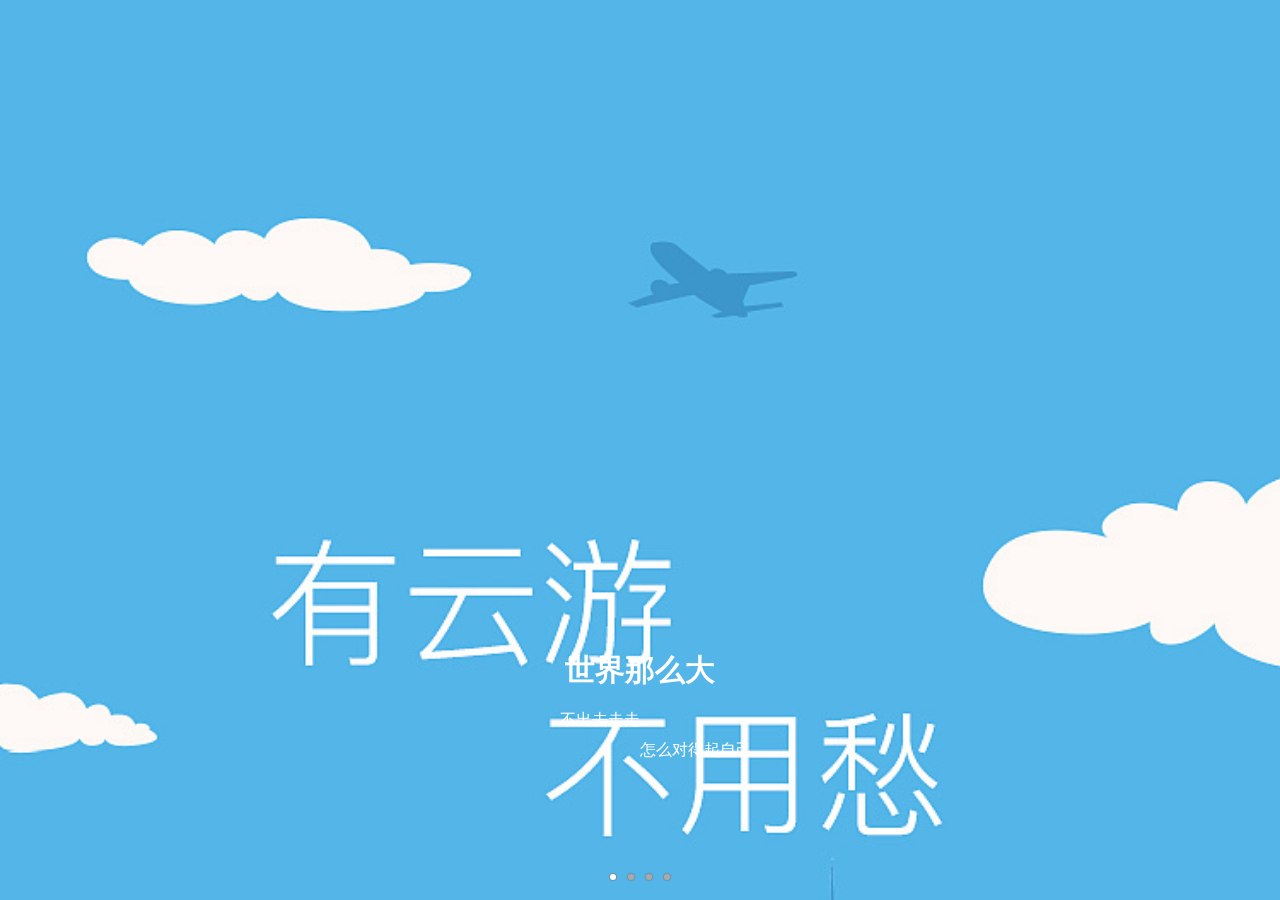
<file: index.html>
<!DOCTYPE html>
<html>
<head>
    <meta charset="utf-8">
    <meta name="viewport" content="width=device-width,initial-scale=1,minimum-scale=1,maximum-scale=1,user-scalable=no" />
    <title></title>
    <script src="js/mui.min.js"></script>
    <link href="css/mui.min.css" rel="stylesheet"/>
    <link rel="stylesheet" href="css/animate.min.css" />
    <link rel="stylesheet" href="css/index.css" />   
    <script type="text/javascript" charset="utf-8">
      	mui.init();
    </script>
</head>
<body>
		<div id="slider" class="mui-slider mui-fullscreen" style="background-color: black;">
			<div class="mui-slider-group">
				<!-- 第一张 -->
				<div class="mui-slider-item">
					<div class="item-logo" style="background-image: url(img/11.jpg);background-size:100%;">
						
						
						<div class="animate guide-show">
							<h2 class="animated bounceInDown">世界那么大</h2>
							<li class="animated bounceInLeft">不出去走走</li>
							<li class="animated bounceInRight">怎么对得起自己</li>
						</div>
					</div>
				</d iv>
				<!-- 第二张 -->
				<div class="mui-slider-item">
					<div class="item-logo" style="background-image:  url(img/22.jpg);background-size:100%;">
						
						<div id="tips-2" class="animate mui-hidden">
							<h2 class="animated fadeInDown">旅游不只有风景</h2>
							<li class="animated fadeInLeft">还有云游</li>
							<li class="animated fadeInRight">魅力贵州</li>
						</div>
					</div>
				</div>
				<!-- 第三张 -->
				<div class="mui-slider-item">
					<div class="item-logo" style="background-image:  url(img/33.jpg);background-size:100%;">
						
						<div id="tips-3" class="animate mui-hidden">
							<h2 class="animated zoomInDown">你总会去到那些地方</h2>
							<li class="animated zoomInLeft">雪山洁白，湖泊干净</li>
							<li class="animated zoomInRight">全世界都在对你唱情歌</li>
						</div>
					</div>
				</div>
				<!-- 第四张 -->
				<div class="mui-slider-item">
					<div class="item-logo" style="background-image:  url(img/11.jpg);background-size:100%;">
						
						<div class="animate">
							<button id='close' class="qq mui-btn mui-btn-warning mui-btn-outlined">立即体验</button>
						</div>
					</div>
				</div>
			</div>
			<div class="mui-slider-indicator">
				<div class="mui-indicator mui-active"></div>
				<div class="mui-indicator"></div>
				<div class="mui-indicator"></div>
				<div class="mui-indicator"></div>
			</div>
		</div>
		
<script>
	//引入子页
	document.getElementById("close").addEventListener('tap',function(){
	    mui.openWindow({
	      url:'html/relindex.html',
	      id:'reli',
	    })
	})

	mui.back = function() {};
	mui.plusReady(function() {
		if(mui.os.ios){
			plus.navigator.setFullscreen(true);
		}
		plus.navigator.closeSplashscreen();
	});

	//图片切换时，触发动画
	document.querySelector('.mui-slider').addEventListener('slide', function(event) {
	 	//注意slideNumber是从0开始的；
	 	var index = event.detail.slideNumber+1;
	 	if(index==2||index==3){
	 		var item = document.getElementById("tips-"+index);
	 		if(item.classList.contains("mui-hidden")){
	 			item.classList.remove("mui-hidden");
	 			item.classList.add("guide-show");
	 		}
	 	}
	});
	
</script>
	</body>
</html>
</file>
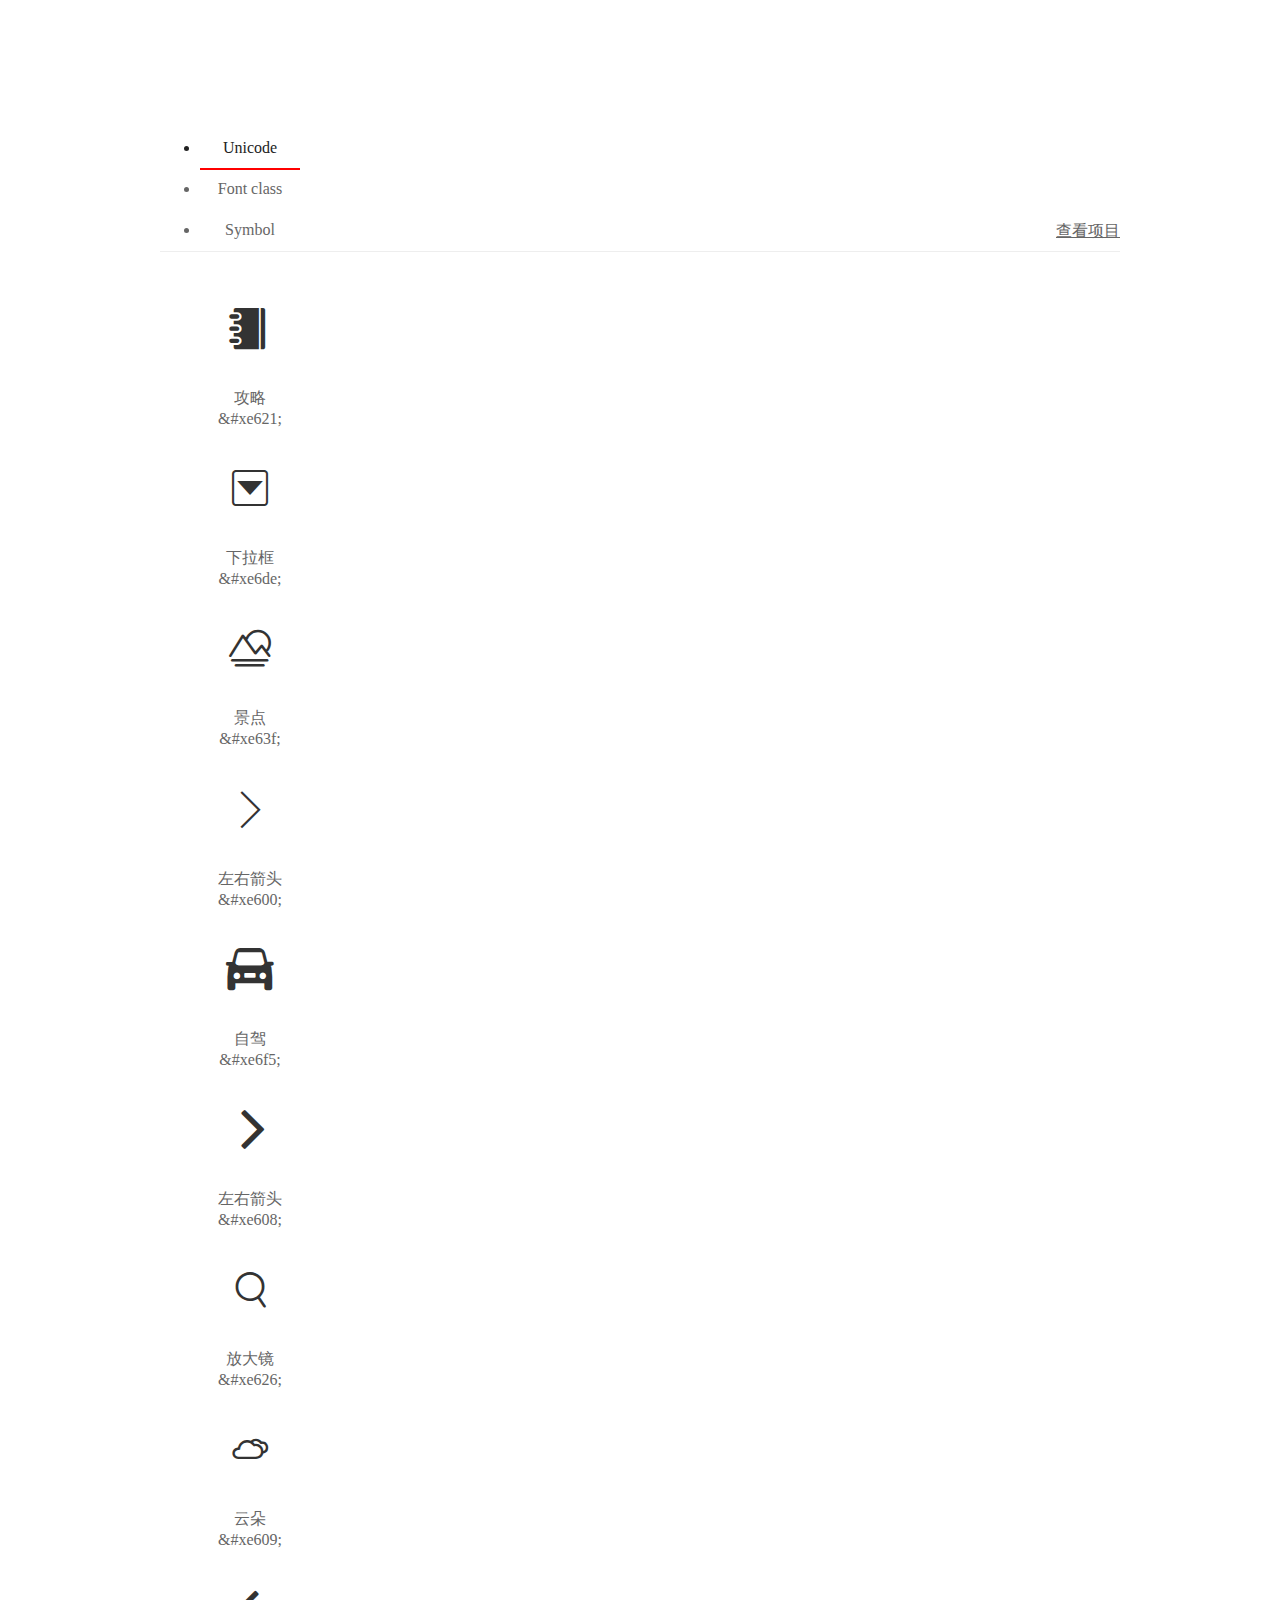
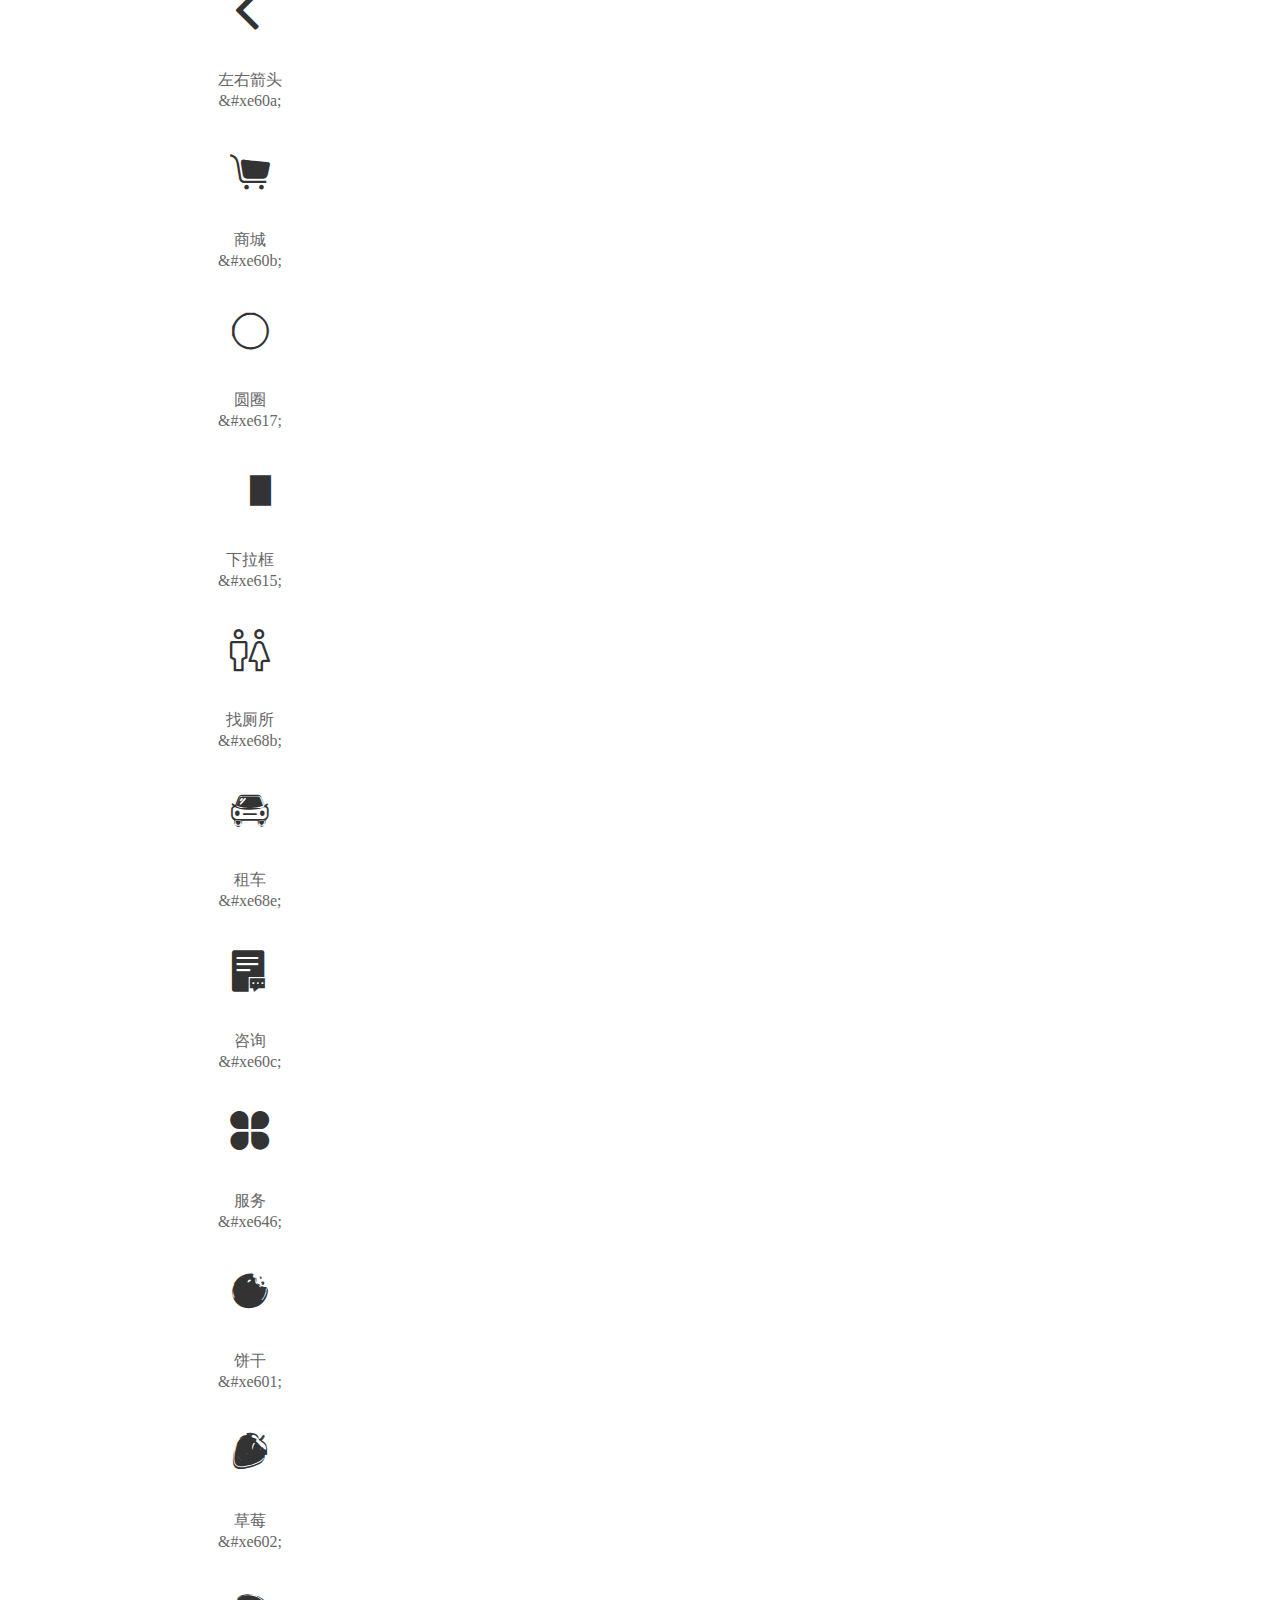
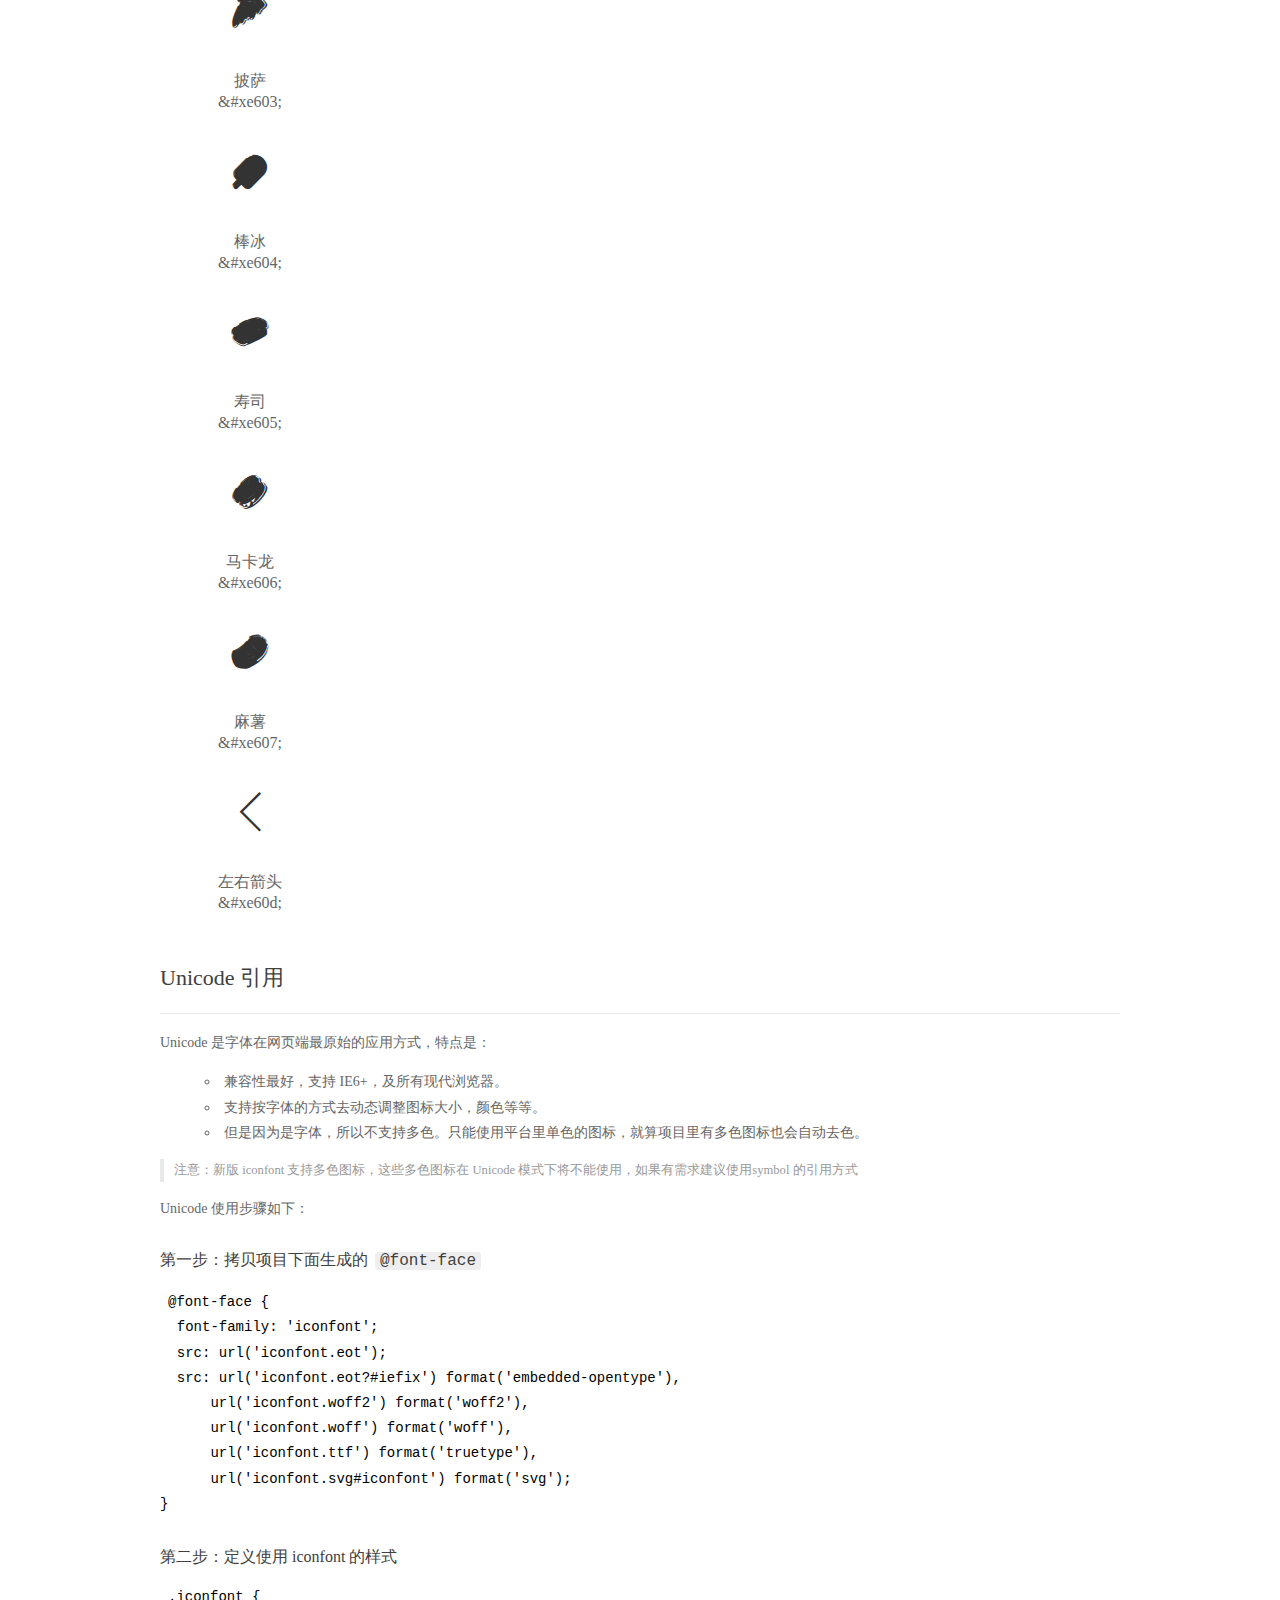
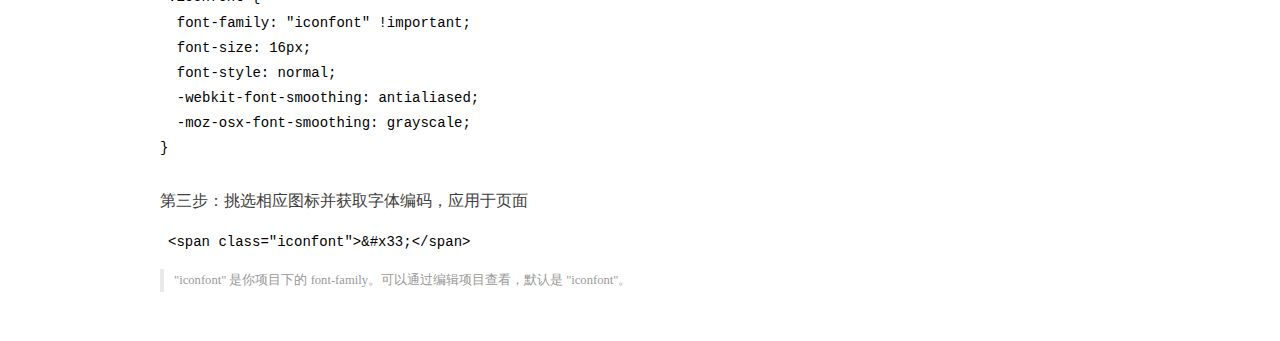
<file: font_944660_uej1d1q9qw/demo_index.html>
<!DOCTYPE html>
<html>
<head>
  <meta charset="utf-8"/>
  <title>IconFont Demo</title>
  <link rel="shortcut icon" href="https://gtms04.alicdn.com/tps/i4/TB1_oz6GVXXXXaFXpXXJDFnIXXX-64-64.ico" type="image/x-icon"/>
  <link rel="stylesheet" href="https://g.alicdn.com/thx/cube/1.3.2/cube.min.css">
  <link rel="stylesheet" href="demo.css">
  <link rel="stylesheet" href="iconfont.css">
  <script src="iconfont.js"></script>
  <!-- jQuery -->
  <script src="https://a1.alicdn.com/oss/uploads/2018/12/26/7bfddb60-08e8-11e9-9b04-53e73bb6408b.js"></script>
  <!-- 代码高亮 -->
  <script src="https://a1.alicdn.com/oss/uploads/2018/12/26/a3f714d0-08e6-11e9-8a15-ebf944d7534c.js"></script>
</head>
<body>
  <div class="main">
    <h1 class="logo"><a href="https://www.iconfont.cn/" title="iconfont 首页" target="_blank">&#xe86b;</a></h1>
    <div class="nav-tabs">
      <ul id="tabs" class="dib-box">
        <li class="dib active"><span>Unicode</span></li>
        <li class="dib"><span>Font class</span></li>
        <li class="dib"><span>Symbol</span></li>
      </ul>
      
      <a href="https://www.iconfont.cn/manage/index?manage_type=myprojects&projectId=944660" target="_blank" class="nav-more">查看项目</a>
      
    </div>
    <div class="tab-container">
      <div class="content unicode" style="display: block;">
          <ul class="icon_lists dib-box">
          
            <li class="dib">
              <span class="icon iconfont">&#xe621;</span>
                <div class="name">攻略</div>
                <div class="code-name">&amp;#xe621;</div>
              </li>
          
            <li class="dib">
              <span class="icon iconfont">&#xe6de;</span>
                <div class="name">下拉框</div>
                <div class="code-name">&amp;#xe6de;</div>
              </li>
          
            <li class="dib">
              <span class="icon iconfont">&#xe63f;</span>
                <div class="name">景点</div>
                <div class="code-name">&amp;#xe63f;</div>
              </li>
          
            <li class="dib">
              <span class="icon iconfont">&#xe600;</span>
                <div class="name">左右箭头</div>
                <div class="code-name">&amp;#xe600;</div>
              </li>
          
            <li class="dib">
              <span class="icon iconfont">&#xe6f5;</span>
                <div class="name">自驾</div>
                <div class="code-name">&amp;#xe6f5;</div>
              </li>
          
            <li class="dib">
              <span class="icon iconfont">&#xe608;</span>
                <div class="name">左右箭头</div>
                <div class="code-name">&amp;#xe608;</div>
              </li>
          
            <li class="dib">
              <span class="icon iconfont">&#xe626;</span>
                <div class="name">放大镜</div>
                <div class="code-name">&amp;#xe626;</div>
              </li>
          
            <li class="dib">
              <span class="icon iconfont">&#xe609;</span>
                <div class="name">云朵</div>
                <div class="code-name">&amp;#xe609;</div>
              </li>
          
            <li class="dib">
              <span class="icon iconfont">&#xe60a;</span>
                <div class="name">左右箭头</div>
                <div class="code-name">&amp;#xe60a;</div>
              </li>
          
            <li class="dib">
              <span class="icon iconfont">&#xe60b;</span>
                <div class="name">商城</div>
                <div class="code-name">&amp;#xe60b;</div>
              </li>
          
            <li class="dib">
              <span class="icon iconfont">&#xe617;</span>
                <div class="name">圆圈</div>
                <div class="code-name">&amp;#xe617;</div>
              </li>
          
            <li class="dib">
              <span class="icon iconfont">&#xe615;</span>
                <div class="name">下拉框</div>
                <div class="code-name">&amp;#xe615;</div>
              </li>
          
            <li class="dib">
              <span class="icon iconfont">&#xe68b;</span>
                <div class="name">找厕所</div>
                <div class="code-name">&amp;#xe68b;</div>
              </li>
          
            <li class="dib">
              <span class="icon iconfont">&#xe68e;</span>
                <div class="name">租车</div>
                <div class="code-name">&amp;#xe68e;</div>
              </li>
          
            <li class="dib">
              <span class="icon iconfont">&#xe60c;</span>
                <div class="name">咨询</div>
                <div class="code-name">&amp;#xe60c;</div>
              </li>
          
            <li class="dib">
              <span class="icon iconfont">&#xe646;</span>
                <div class="name">服务</div>
                <div class="code-name">&amp;#xe646;</div>
              </li>
          
            <li class="dib">
              <span class="icon iconfont">&#xe601;</span>
                <div class="name">饼干</div>
                <div class="code-name">&amp;#xe601;</div>
              </li>
          
            <li class="dib">
              <span class="icon iconfont">&#xe602;</span>
                <div class="name">草莓</div>
                <div class="code-name">&amp;#xe602;</div>
              </li>
          
            <li class="dib">
              <span class="icon iconfont">&#xe603;</span>
                <div class="name">披萨</div>
                <div class="code-name">&amp;#xe603;</div>
              </li>
          
            <li class="dib">
              <span class="icon iconfont">&#xe604;</span>
                <div class="name">棒冰</div>
                <div class="code-name">&amp;#xe604;</div>
              </li>
          
            <li class="dib">
              <span class="icon iconfont">&#xe605;</span>
                <div class="name">寿司</div>
                <div class="code-name">&amp;#xe605;</div>
              </li>
          
            <li class="dib">
              <span class="icon iconfont">&#xe606;</span>
                <div class="name">马卡龙</div>
                <div class="code-name">&amp;#xe606;</div>
              </li>
          
            <li class="dib">
              <span class="icon iconfont">&#xe607;</span>
                <div class="name">麻薯</div>
                <div class="code-name">&amp;#xe607;</div>
              </li>
          
            <li class="dib">
              <span class="icon iconfont">&#xe60d;</span>
                <div class="name">左右箭头</div>
                <div class="code-name">&amp;#xe60d;</div>
              </li>
          
          </ul>
          <div class="article markdown">
          <h2 id="unicode-">Unicode 引用</h2>
          <hr>

          <p>Unicode 是字体在网页端最原始的应用方式，特点是：</p>
          <ul>
            <li>兼容性最好，支持 IE6+，及所有现代浏览器。</li>
            <li>支持按字体的方式去动态调整图标大小，颜色等等。</li>
            <li>但是因为是字体，所以不支持多色。只能使用平台里单色的图标，就算项目里有多色图标也会自动去色。</li>
          </ul>
          <blockquote>
            <p>注意：新版 iconfont 支持多色图标，这些多色图标在 Unicode 模式下将不能使用，如果有需求建议使用symbol 的引用方式</p>
          </blockquote>
          <p>Unicode 使用步骤如下：</p>
          <h3 id="-font-face">第一步：拷贝项目下面生成的 <code>@font-face</code></h3>
<pre><code class="language-css"
>@font-face {
  font-family: 'iconfont';
  src: url('iconfont.eot');
  src: url('iconfont.eot?#iefix') format('embedded-opentype'),
      url('iconfont.woff2') format('woff2'),
      url('iconfont.woff') format('woff'),
      url('iconfont.ttf') format('truetype'),
      url('iconfont.svg#iconfont') format('svg');
}
</code></pre>
          <h3 id="-iconfont-">第二步：定义使用 iconfont 的样式</h3>
<pre><code class="language-css"
>.iconfont {
  font-family: "iconfont" !important;
  font-size: 16px;
  font-style: normal;
  -webkit-font-smoothing: antialiased;
  -moz-osx-font-smoothing: grayscale;
}
</code></pre>
          <h3 id="-">第三步：挑选相应图标并获取字体编码，应用于页面</h3>
<pre>
<code class="language-html"
>&lt;span class="iconfont"&gt;&amp;#x33;&lt;/span&gt;
</code></pre>
          <blockquote>
            <p>"iconfont" 是你项目下的 font-family。可以通过编辑项目查看，默认是 "iconfont"。</p>
          </blockquote>
          </div>
      </div>
      <div class="content font-class">
        <ul class="icon_lists dib-box">
          
          <li class="dib">
            <span class="icon iconfont icon-gonglve"></span>
            <div class="name">
              攻略
            </div>
            <div class="code-name">.icon-gonglve
            </div>
          </li>
          
          <li class="dib">
            <span class="icon iconfont icon-xialakuang"></span>
            <div class="name">
              下拉框
            </div>
            <div class="code-name">.icon-xialakuang
            </div>
          </li>
          
          <li class="dib">
            <span class="icon iconfont icon-scenery"></span>
            <div class="name">
              景点
            </div>
            <div class="code-name">.icon-scenery
            </div>
          </li>
          
          <li class="dib">
            <span class="icon iconfont icon-zuoyoujiantou2"></span>
            <div class="name">
              左右箭头
            </div>
            <div class="code-name">.icon-zuoyoujiantou2
            </div>
          </li>
          
          <li class="dib">
            <span class="icon iconfont icon-zijia"></span>
            <div class="name">
              自驾
            </div>
            <div class="code-name">.icon-zijia
            </div>
          </li>
          
          <li class="dib">
            <span class="icon iconfont icon-goleft"></span>
            <div class="name">
              左右箭头
            </div>
            <div class="code-name">.icon-goleft
            </div>
          </li>
          
          <li class="dib">
            <span class="icon iconfont icon-fangdajing"></span>
            <div class="name">
              放大镜
            </div>
            <div class="code-name">.icon-fangdajing
            </div>
          </li>
          
          <li class="dib">
            <span class="icon iconfont icon-yunduo"></span>
            <div class="name">
              云朵
            </div>
            <div class="code-name">.icon-yunduo
            </div>
          </li>
          
          <li class="dib">
            <span class="icon iconfont icon-zuoyoujiantou-copy-copy-copy-copy"></span>
            <div class="name">
              左右箭头
            </div>
            <div class="code-name">.icon-zuoyoujiantou-copy-copy-copy-copy
            </div>
          </li>
          
          <li class="dib">
            <span class="icon iconfont icon-shangcheng1"></span>
            <div class="name">
              商城
            </div>
            <div class="code-name">.icon-shangcheng1
            </div>
          </li>
          
          <li class="dib">
            <span class="icon iconfont icon-yuanquan"></span>
            <div class="name">
              圆圈
            </div>
            <div class="code-name">.icon-yuanquan
            </div>
          </li>
          
          <li class="dib">
            <span class="icon iconfont icon-xialakuang1"></span>
            <div class="name">
              下拉框
            </div>
            <div class="code-name">.icon-xialakuang1
            </div>
          </li>
          
          <li class="dib">
            <span class="icon iconfont icon-zhaocesuo"></span>
            <div class="name">
              找厕所
            </div>
            <div class="code-name">.icon-zhaocesuo
            </div>
          </li>
          
          <li class="dib">
            <span class="icon iconfont icon-zuche"></span>
            <div class="name">
              租车
            </div>
            <div class="code-name">.icon-zuche
            </div>
          </li>
          
          <li class="dib">
            <span class="icon iconfont icon-zixun"></span>
            <div class="name">
              咨询
            </div>
            <div class="code-name">.icon-zixun
            </div>
          </li>
          
          <li class="dib">
            <span class="icon iconfont icon-fuwu"></span>
            <div class="name">
              服务
            </div>
            <div class="code-name">.icon-fuwu
            </div>
          </li>
          
          <li class="dib">
            <span class="icon iconfont icon-food-cookie"></span>
            <div class="name">
              饼干
            </div>
            <div class="code-name">.icon-food-cookie
            </div>
          </li>
          
          <li class="dib">
            <span class="icon iconfont icon-food-strawberry"></span>
            <div class="name">
              草莓
            </div>
            <div class="code-name">.icon-food-strawberry
            </div>
          </li>
          
          <li class="dib">
            <span class="icon iconfont icon-food-pizza"></span>
            <div class="name">
              披萨
            </div>
            <div class="code-name">.icon-food-pizza
            </div>
          </li>
          
          <li class="dib">
            <span class="icon iconfont icon-food-popsicle"></span>
            <div class="name">
              棒冰
            </div>
            <div class="code-name">.icon-food-popsicle
            </div>
          </li>
          
          <li class="dib">
            <span class="icon iconfont icon-food-sushi"></span>
            <div class="name">
              寿司
            </div>
            <div class="code-name">.icon-food-sushi
            </div>
          </li>
          
          <li class="dib">
            <span class="icon iconfont icon-food-macaron"></span>
            <div class="name">
              马卡龙
            </div>
            <div class="code-name">.icon-food-macaron
            </div>
          </li>
          
          <li class="dib">
            <span class="icon iconfont icon-food-mochi"></span>
            <div class="name">
              麻薯
            </div>
            <div class="code-name">.icon-food-mochi
            </div>
          </li>
          
          <li class="dib">
            <span class="icon iconfont icon-icon-arrow-right"></span>
            <div class="name">
              左右箭头
            </div>
            <div class="code-name">.icon-icon-arrow-right
            </div>
          </li>
          
        </ul>
        <div class="article markdown">
        <h2 id="font-class-">font-class 引用</h2>
        <hr>

        <p>font-class 是 Unicode 使用方式的一种变种，主要是解决 Unicode 书写不直观，语意不明确的问题。</p>
        <p>与 Unicode 使用方式相比，具有如下特点：</p>
        <ul>
          <li>兼容性良好，支持 IE8+，及所有现代浏览器。</li>
          <li>相比于 Unicode 语意明确，书写更直观。可以很容易分辨这个 icon 是什么。</li>
          <li>因为使用 class 来定义图标，所以当要替换图标时，只需要修改 class 里面的 Unicode 引用。</li>
          <li>不过因为本质上还是使用的字体，所以多色图标还是不支持的。</li>
        </ul>
        <p>使用步骤如下：</p>
        <h3 id="-fontclass-">第一步：引入项目下面生成的 fontclass 代码：</h3>
<pre><code class="language-html">&lt;link rel="stylesheet" href="./iconfont.css"&gt;
</code></pre>
        <h3 id="-">第二步：挑选相应图标并获取类名，应用于页面：</h3>
<pre><code class="language-html">&lt;span class="iconfont icon-xxx"&gt;&lt;/span&gt;
</code></pre>
        <blockquote>
          <p>"
            iconfont" 是你项目下的 font-family。可以通过编辑项目查看，默认是 "iconfont"。</p>
        </blockquote>
      </div>
      </div>
      <div class="content symbol">
          <ul class="icon_lists dib-box">
          
            <li class="dib">
                <svg class="icon svg-icon" aria-hidden="true">
                  <use xlink:href="#icon-gonglve"></use>
                </svg>
                <div class="name">攻略</div>
                <div class="code-name">#icon-gonglve</div>
            </li>
          
            <li class="dib">
                <svg class="icon svg-icon" aria-hidden="true">
                  <use xlink:href="#icon-xialakuang"></use>
                </svg>
                <div class="name">下拉框</div>
                <div class="code-name">#icon-xialakuang</div>
            </li>
          
            <li class="dib">
                <svg class="icon svg-icon" aria-hidden="true">
                  <use xlink:href="#icon-scenery"></use>
                </svg>
                <div class="name">景点</div>
                <div class="code-name">#icon-scenery</div>
            </li>
          
            <li class="dib">
                <svg class="icon svg-icon" aria-hidden="true">
                  <use xlink:href="#icon-zuoyoujiantou2"></use>
                </svg>
                <div class="name">左右箭头</div>
                <div class="code-name">#icon-zuoyoujiantou2</div>
            </li>
          
            <li class="dib">
                <svg class="icon svg-icon" aria-hidden="true">
                  <use xlink:href="#icon-zijia"></use>
                </svg>
                <div class="name">自驾</div>
                <div class="code-name">#icon-zijia</div>
            </li>
          
            <li class="dib">
                <svg class="icon svg-icon" aria-hidden="true">
                  <use xlink:href="#icon-goleft"></use>
                </svg>
                <div class="name">左右箭头</div>
                <div class="code-name">#icon-goleft</div>
            </li>
          
            <li class="dib">
                <svg class="icon svg-icon" aria-hidden="true">
                  <use xlink:href="#icon-fangdajing"></use>
                </svg>
                <div class="name">放大镜</div>
                <div class="code-name">#icon-fangdajing</div>
            </li>
          
            <li class="dib">
                <svg class="icon svg-icon" aria-hidden="true">
                  <use xlink:href="#icon-yunduo"></use>
                </svg>
                <div class="name">云朵</div>
                <div class="code-name">#icon-yunduo</div>
            </li>
          
            <li class="dib">
                <svg class="icon svg-icon" aria-hidden="true">
                  <use xlink:href="#icon-zuoyoujiantou-copy-copy-copy-copy"></use>
                </svg>
                <div class="name">左右箭头</div>
                <div class="code-name">#icon-zuoyoujiantou-copy-copy-copy-copy</div>
            </li>
          
            <li class="dib">
                <svg class="icon svg-icon" aria-hidden="true">
                  <use xlink:href="#icon-shangcheng1"></use>
                </svg>
                <div class="name">商城</div>
                <div class="code-name">#icon-shangcheng1</div>
            </li>
          
            <li class="dib">
                <svg class="icon svg-icon" aria-hidden="true">
                  <use xlink:href="#icon-yuanquan"></use>
                </svg>
                <div class="name">圆圈</div>
                <div class="code-name">#icon-yuanquan</div>
            </li>
          
            <li class="dib">
                <svg class="icon svg-icon" aria-hidden="true">
                  <use xlink:href="#icon-xialakuang1"></use>
                </svg>
                <div class="name">下拉框</div>
                <div class="code-name">#icon-xialakuang1</div>
            </li>
          
            <li class="dib">
                <svg class="icon svg-icon" aria-hidden="true">
                  <use xlink:href="#icon-zhaocesuo"></use>
                </svg>
                <div class="name">找厕所</div>
                <div class="code-name">#icon-zhaocesuo</div>
            </li>
          
            <li class="dib">
                <svg class="icon svg-icon" aria-hidden="true">
                  <use xlink:href="#icon-zuche"></use>
                </svg>
                <div class="name">租车</div>
                <div class="code-name">#icon-zuche</div>
            </li>
          
            <li class="dib">
                <svg class="icon svg-icon" aria-hidden="true">
                  <use xlink:href="#icon-zixun"></use>
                </svg>
                <div class="name">咨询</div>
                <div class="code-name">#icon-zixun</div>
            </li>
          
            <li class="dib">
                <svg class="icon svg-icon" aria-hidden="true">
                  <use xlink:href="#icon-fuwu"></use>
                </svg>
                <div class="name">服务</div>
                <div class="code-name">#icon-fuwu</div>
            </li>
          
            <li class="dib">
                <svg class="icon svg-icon" aria-hidden="true">
                  <use xlink:href="#icon-food-cookie"></use>
                </svg>
                <div class="name">饼干</div>
                <div class="code-name">#icon-food-cookie</div>
            </li>
          
            <li class="dib">
                <svg class="icon svg-icon" aria-hidden="true">
                  <use xlink:href="#icon-food-strawberry"></use>
                </svg>
                <div class="name">草莓</div>
                <div class="code-name">#icon-food-strawberry</div>
            </li>
          
            <li class="dib">
                <svg class="icon svg-icon" aria-hidden="true">
                  <use xlink:href="#icon-food-pizza"></use>
                </svg>
                <div class="name">披萨</div>
                <div class="code-name">#icon-food-pizza</div>
            </li>
          
            <li class="dib">
                <svg class="icon svg-icon" aria-hidden="true">
                  <use xlink:href="#icon-food-popsicle"></use>
                </svg>
                <div class="name">棒冰</div>
                <div class="code-name">#icon-food-popsicle</div>
            </li>
          
            <li class="dib">
                <svg class="icon svg-icon" aria-hidden="true">
                  <use xlink:href="#icon-food-sushi"></use>
                </svg>
                <div class="name">寿司</div>
                <div class="code-name">#icon-food-sushi</div>
            </li>
          
            <li class="dib">
                <svg class="icon svg-icon" aria-hidden="true">
                  <use xlink:href="#icon-food-macaron"></use>
                </svg>
                <div class="name">马卡龙</div>
                <div class="code-name">#icon-food-macaron</div>
            </li>
          
            <li class="dib">
                <svg class="icon svg-icon" aria-hidden="true">
                  <use xlink:href="#icon-food-mochi"></use>
                </svg>
                <div class="name">麻薯</div>
                <div class="code-name">#icon-food-mochi</div>
            </li>
          
            <li class="dib">
                <svg class="icon svg-icon" aria-hidden="true">
                  <use xlink:href="#icon-icon-arrow-right"></use>
                </svg>
                <div class="name">左右箭头</div>
                <div class="code-name">#icon-icon-arrow-right</div>
            </li>
          
          </ul>
          <div class="article markdown">
          <h2 id="symbol-">Symbol 引用</h2>
          <hr>

          <p>这是一种全新的使用方式，应该说这才是未来的主流，也是平台目前推荐的用法。相关介绍可以参考这篇<a href="">文章</a>
            这种用法其实是做了一个 SVG 的集合，与另外两种相比具有如下特点：</p>
          <ul>
            <li>支持多色图标了，不再受单色限制。</li>
            <li>通过一些技巧，支持像字体那样，通过 <code>font-size</code>, <code>color</code> 来调整样式。</li>
            <li>兼容性较差，支持 IE9+，及现代浏览器。</li>
            <li>浏览器渲染 SVG 的性能一般，还不如 png。</li>
          </ul>
          <p>使用步骤如下：</p>
          <h3 id="-symbol-">第一步：引入项目下面生成的 symbol 代码：</h3>
<pre><code class="language-html">&lt;script src="./iconfont.js"&gt;&lt;/script&gt;
</code></pre>
          <h3 id="-css-">第二步：加入通用 CSS 代码（引入一次就行）：</h3>
<pre><code class="language-html">&lt;style&gt;
.icon {
  width: 1em;
  height: 1em;
  vertical-align: -0.15em;
  fill: currentColor;
  overflow: hidden;
}
&lt;/style&gt;
</code></pre>
          <h3 id="-">第三步：挑选相应图标并获取类名，应用于页面：</h3>
<pre><code class="language-html">&lt;svg class="icon" aria-hidden="true"&gt;
  &lt;use xlink:href="#icon-xxx"&gt;&lt;/use&gt;
&lt;/svg&gt;
</code></pre>
          </div>
      </div>

    </div>
  </div>
  <script>
  $(document).ready(function () {
      $('.tab-container .content:first').show()

      $('#tabs li').click(function (e) {
        var tabContent = $('.tab-container .content')
        var index = $(this).index()

        if ($(this).hasClass('active')) {
          return
        } else {
          $('#tabs li').removeClass('active')
          $(this).addClass('active')

          tabContent.hide().eq(index).fadeIn()
        }
      })
    })
  </script>
</body>
</html>
</file>
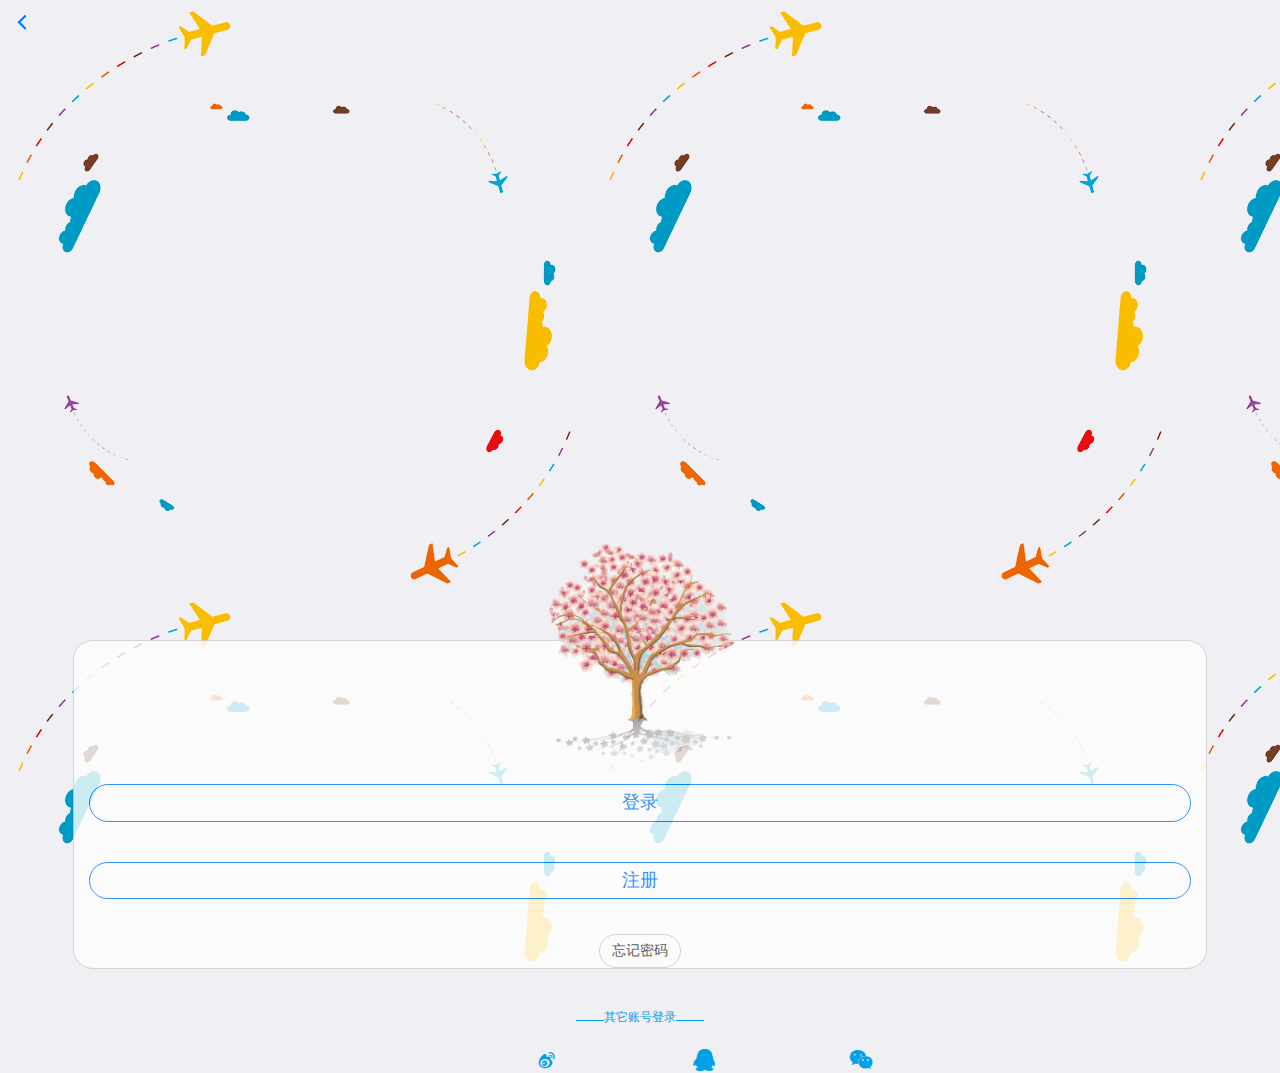
<file: html/login.html>
<!DOCTYPE html>
<html lang="en">
<head>
	<meta charset="UTF-8">
	<title></title>
	<meta name="viewport" content="width=device-width,initial-scale=1,minimum-scale=1,maximum-scale=1,user-scalable=no" />
	<link href="../css/mui.min.css" rel="stylesheet" />
	<link rel="stylesheet" href="../css/style.css" />
	<link rel="stylesheet" href="../css/reset.css" />
	<script src="../js/mui.min.js"></script>
	<style>
		.mui-card {border-radius: 20px;}
		.mui-content {padding: 10px;}
	</style>
</head>
<body class="lg_body" id="lg_body">
		<header id="header" class="mui-bar mui-bar-transparent">
			<a class="mui-action-back mui-icon mui-icon-left-nav mui-pull-left"></a>
		</header>
		<div class="mui-content lg_bgimg"> 
			<div class="lg_div">
			    <center>
			    	<div><img src="../img/login/loginimg.png" class="lg_imgg"/></div>
			    		<!--用户登入-->
						<div class="mui-card-content-inner" >
							<a href="#middlePopover" class="mui-btn mui-btn-primary mui-btn-block mui-btn-outlined" style="padding: 5px 20px;border-radius: 20px;">登录</a>
						</div>
						<div class="mui-card-content-inner" >
							<a href="#middlePopover2" class="mui-btn mui-btn-primary mui-btn-block mui-btn-outlined" style="padding: 5px 20px;border-radius: 20px;">注册</a>
						</div>
						<button class="lg_recpass">忘记密码</button>
			    </center>
			</div>   
		</div>
		<!--登入弹窗-->
		<div id="middlePopover" class="mui-popover" style="height: 240px;">
			<div class="mui-popover-arrow"></div>
			<div class="mui-scroll-wrapper">
				<div class="mui-scroll">
						<div class="mui-card">
							<div class="mui-card-content">
								<div class="mui-card-content-inner">
									账号:<input id='account' type="number" class="mui-input-clear mui-input" placeholder="请输入账号">
								</div>
								<div class="mui-card-content-inner">
									密码:<input id='account' type="number" class="mui-input-clear mui-input" placeholder="请输入密码">
								</div>
							</div>
						</div>
						<div class="mui-card-content-inner" >
							<a href="#" class="mui-btn mui-btn-primary mui-btn-block mui-btn-outlined" style="padding: 5px 20px;border-radius: 20px;">立即登录</a>
						</div>
				</div>
			</div>
		</div>
		<!--注册弹窗-->
		<div id="middlePopover2" class="mui-popover" style="height: 310px;">
			<div class="mui-popover-arrow"></div>
			<div class="mui-scroll-wrapper">
				<div class="mui-scroll">
					<div class="mui-card">
						<div class="mui-card-content">
							<div class="mui-card-content-inner">
								用户:<input id='account' type="number" class="mui-input-clear mui-input" placeholder="请注册用户">
							</div>
							<div class="mui-card-content-inner">
								密码:<input id='account' type="number" class="mui-input-clear mui-input" placeholder="请输入密码">
							</div>
							<div class="mui-card-content-inner">
								密码:<input id='account' type="number" class="mui-input-clear mui-input" placeholder="请确定密码">
							</div>
						</div>
							<div class="mui-card-content-inner" >
							<a href="#" class="mui-btn mui-btn-primary mui-btn-block mui-btn-outlined" style="padding: 5px 20px;border-radius: 20px;">立即注册</a>
						</div>
						</div>
					</div>
				</div>
			</div>
		</div>
		<!--其它-->
		<div class="login_qita">
			<p><i></i>其它账号登录<i></i></p>
			<ul>
				<li class="mui-icon mui-icon-weibo"></li>
				<li class="mui-icon mui-icon-qq"></li>
				<li class="mui-icon mui-icon-weixin"></li>
			</ul>
		</div>
</body>
</html>
</file>
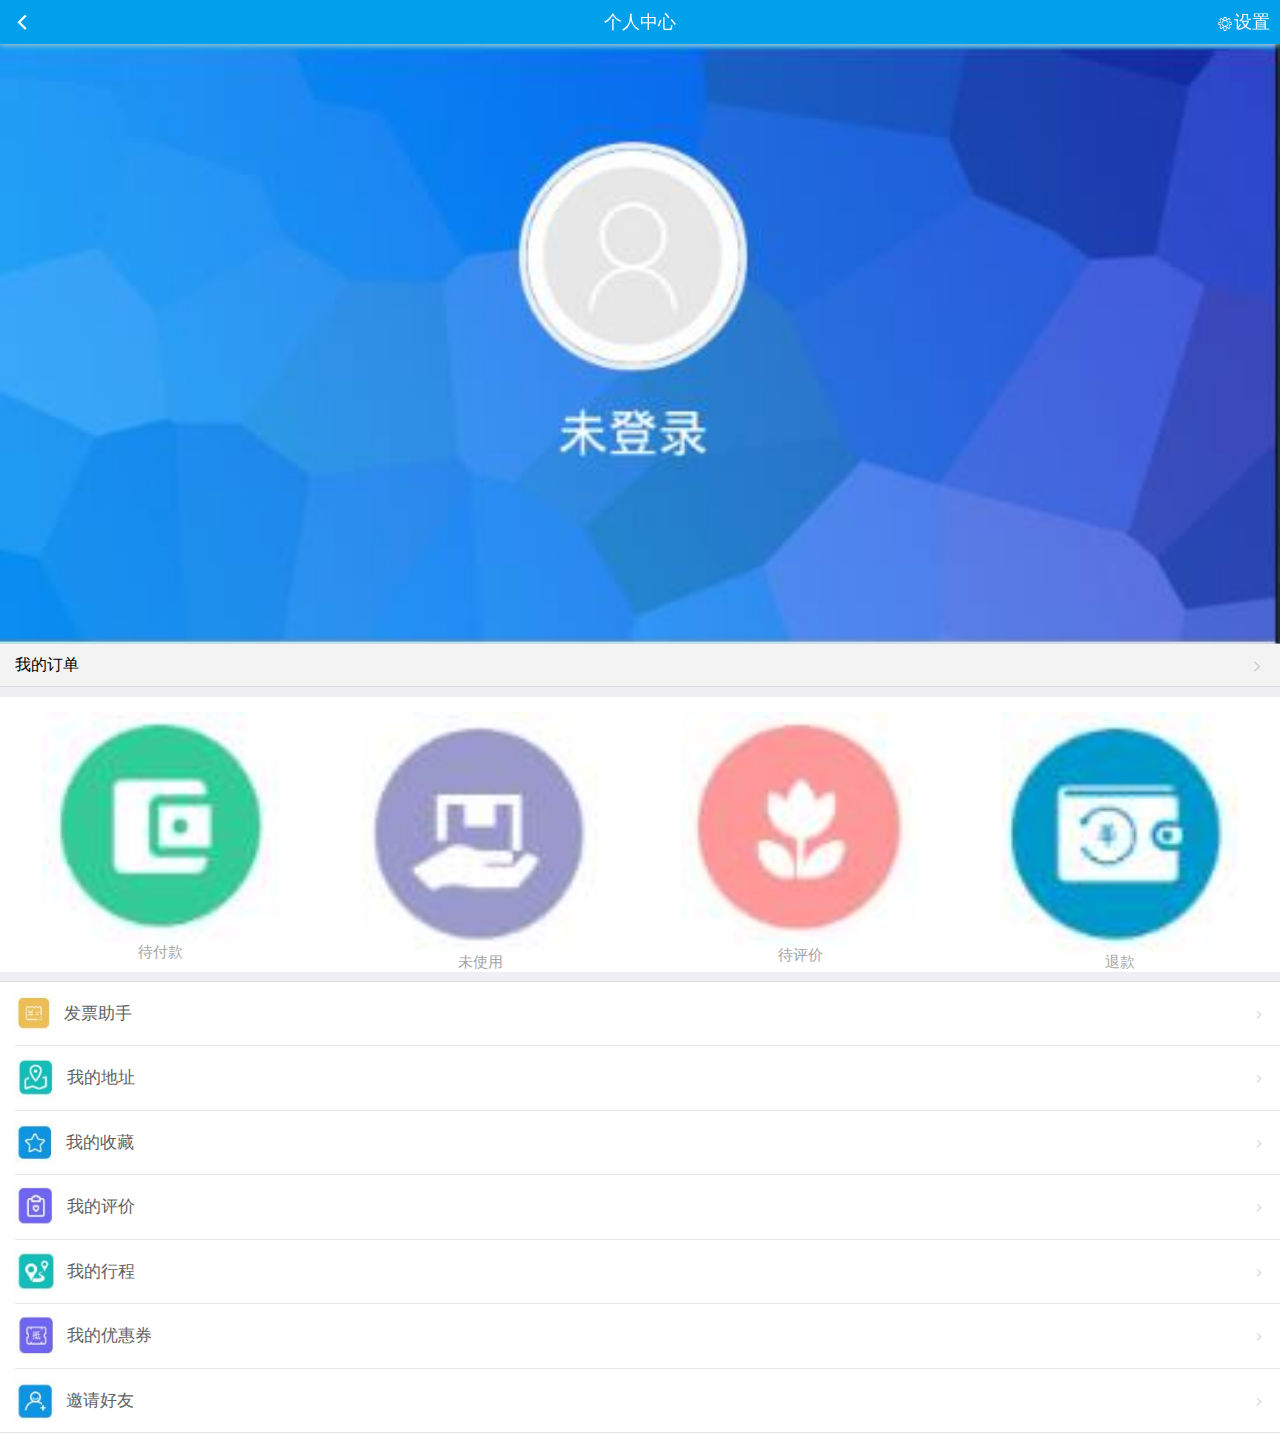
<file: html/mine.html>
<!DOCTYPE html>
<html lang="en">
<head>
<meta charset="UTF-8" />
<title>mine</title>
<meta name="viewport" content="width=device-width,initial-scale=1,minimum-scale=1,maximum-scale=1,user-scalable=no" />
<link rel="stylesheet" href="../css/mui.min.css" />
<link rel="stylesheet" href="../css/reset.css" />
<link rel="stylesheet" type="text/css" href="../css/style.css"/>
<script src="../js/mui.min.js"></script>
<script type="text/javascript" src="../js/style.js" ></script>
</head>
<body>
	<header class="mui-bar mui-bar-nav" id="minehead">
		<a class="mui-action-back mui-icon mui-icon-left-nav mui-pull-left color_lanse" style="color: #FFFFFF;"></a>
	    <h1 class="mui-title">个人中心</h1>
	    <span class="mui-icon mui-icon-gear mui-pull-right">设置</span>
	</header>
	<div class="mui-content">
	    <div><img id="denglu" src="../img/mine/denglu.jpg" style="width: 100%;"></div>
	</div>
	<ul class="mui-table-view">
	        <li class="mui-table-view-cell" id="mine_dang">
	            <a class="mui-navigate-right">
	                            我的订单
	            </a>
	        </li>
	</ul>
	<!--2.图标开始-->
    <div class="mineiconbox">
    	<ul>
    		<li>
    			<img src="../img/mine/ic1.jpg" />
    			<span>待付款</span>
    		</li>
    		<li>
    			<img src="../img/mine/ic2.jpg" />
    			<span>未使用</span>
    		</li>
    		<li>
    			<img src="../img/mine/ic3.jpg" />
    			<span>待评价</span>
    		</li>
    		<li>
    			<img src="../img/mine/ic4.jpg" />
    			<span>退款</span>
    		</li>
    	</ul>
    </div>
	<!--2.图标结束-->
   
	<ul class="mui-table-view mui-table-view-chevron" id="minelist">
		<li class="mui-table-view-cell mui-media">
			<a class="mui-navigate-right">
				<img class="mui-media-object mui-pull-left" src="../img/mine/m1.jpg" >
				<div class="mui-media-body" id="minelist_desc">
					发票助手
				</div>
			</a>
		</li>
		<li class="mui-table-view-cell mui-media">
			<a class='mui-navigate-right' href="javascript:;">
				<img class="mui-media-object mui-pull-left" src="../img/mine/m2.jpg" >
				<div class="mui-media-body" id="minelist_desc">
					我的地址
				</div>
			</a>
		</li>
		<li class="mui-table-view-cell mui-media">
			<a class="mui-navigate-right">
				<img class="mui-media-object mui-pull-left" src="../img/mine/m3.jpg" >
				<div class="mui-media-body" id="minelist_desc">
					我的收藏
				</div>
			</a>
		</li>
		<li class="mui-table-view-cell mui-media">
			<a class="mui-navigate-right">
				<img class="mui-media-object mui-pull-left" src="../img/mine/m4.jpg" >
				<div class="mui-media-body" id="minelist_desc">
					我的评价
				</div>
			</a>
		</li>
		<li class="mui-table-view-cell mui-media">
			<a class='mui-navigate-right' href="javascript:;">
				<img class="mui-media-object mui-pull-left" src="../img/mine/m5.jpg" >
				<div class="mui-media-body" id="minelist_desc">
					我的行程
				</div>
			</a>
		</li>
		<li class="mui-table-view-cell mui-media">
			<a class="mui-navigate-right">
				<img class="mui-media-object mui-pull-left" src="../img/mine/m6.jpg" >
				<div class="mui-media-body" id="minelist_desc">
					我的优惠券
				</div>
			</a>
		</li>
		<li class="mui-table-view-cell mui-media">
			<a class="mui-navigate-right">
				<img class="mui-media-object mui-pull-left" src="../img/mine/m7.jpg" >
				<div class="mui-media-body" id="minelist_desc">
					邀请好友
				</div>
			</a>
		</li>
	</ul>
</body>
</html>
</file>
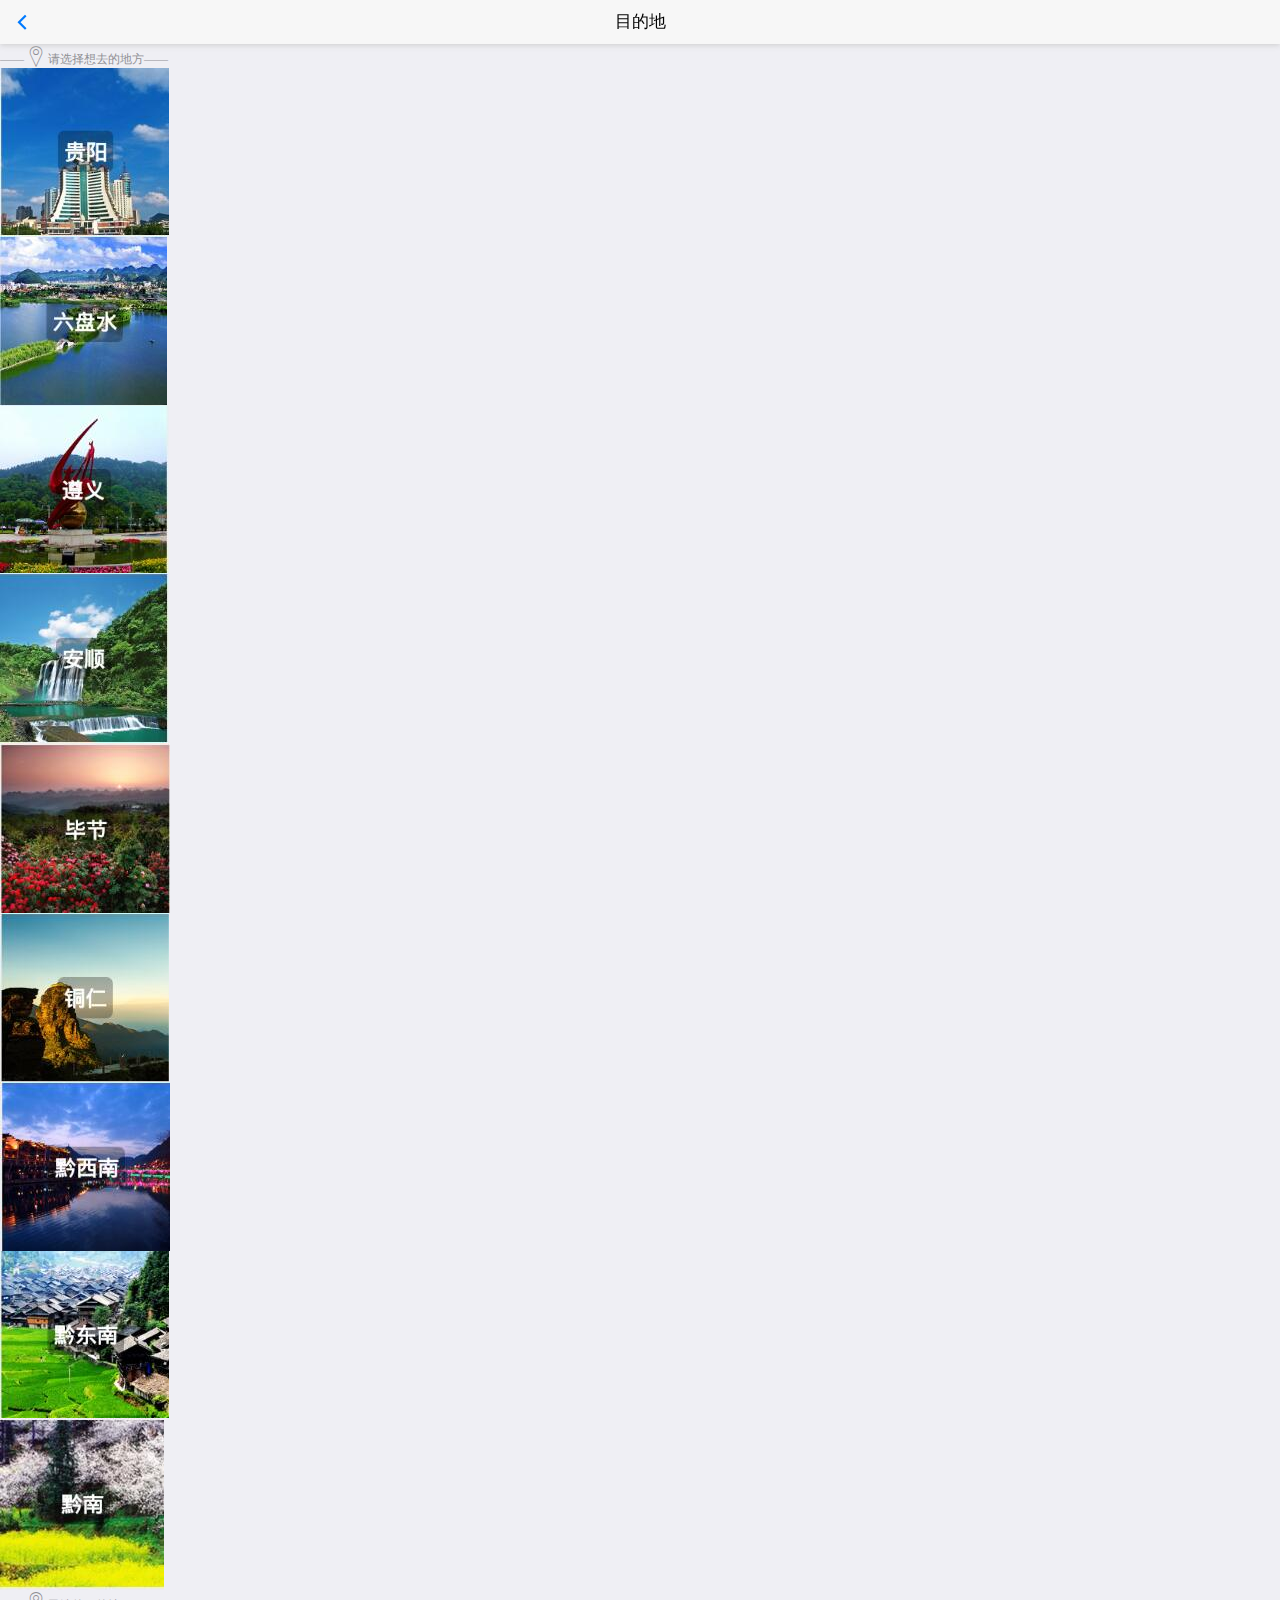
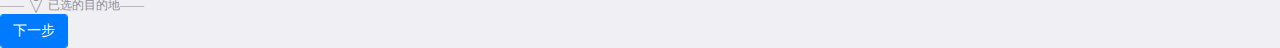
<file: html/mudi.html>
<!doctype html>
<html lang="en">
<head>
	<meta charset="UTF-8" />
	<title>Document</title>
	<link rel="stylesheet" href="../css/mui.min.css" />
	<link rel="stylesheet" href="../css/style.css" />
	<link rel="stylesheet" href="../css/reset.css" />
	<script src="../js/mui.min.js"></script>
</head>
<body>
	<header class="mui-bar mui-bar-nav" id="md_head">
	    <a class="mui-action-back mui-icon mui-icon-left-nav mui-pull-left"></a>
	    <h1 class="mui-title">目的地</h1>
	</header>
	<div class="mui-content">
	    <div id="mdtlt"><p>——<span class="mui-icon mui-icon-location"></span>请选择想去的地方——</p></div>
	    <div class="mdlist">
	    	<ul>
	    		<li><img src="../img/mudi/md1.jpg"></li>
	    		<li><img src="../img/mudi/md2.jpg"></li>
	    		<li><img src="../img/mudi/md3.jpg"></li>
	    		<li><img src="../img/mudi/md4.jpg"></li>
	    		<li><img src="../img/mudi/md5.jpg"></li>
	    		<li><img src="../img/mudi/md6.jpg"></li>
	    		<li><img src="../img/mudi/md7.jpg"></li>
	    		<li><img src="../img/mudi/md8.jpg"></li>
	    		<li><img src="../img/mudi/md9.jpg"></li>
	    	</ul>
	    </div>
	    <div id="mdtlt"><p>——<span class="mui-icon mui-icon-location"></span>已选的目的地——</p></div>
	    <div class="mdbtn"><button type="button" class="mui-btn mui-btn-primary">下一步</button></div>
	</div>
</body>
</html>
</file>
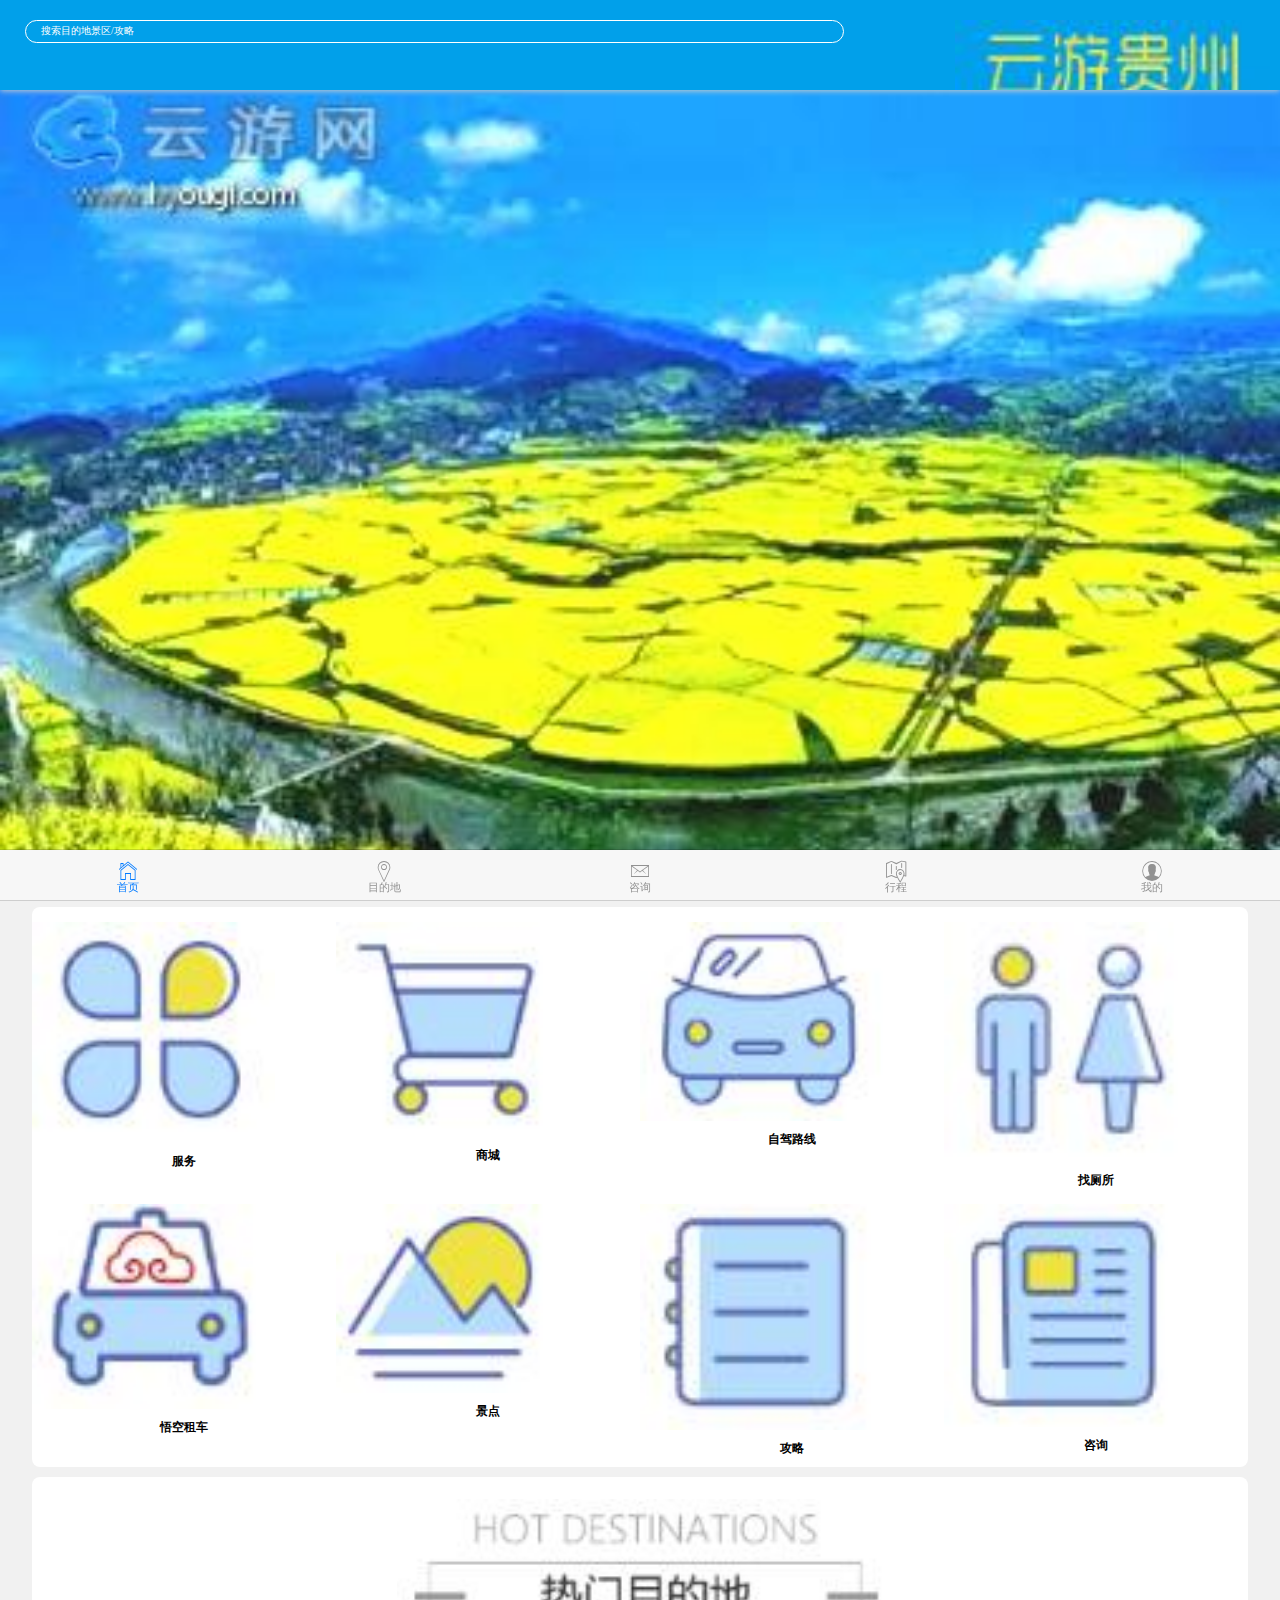
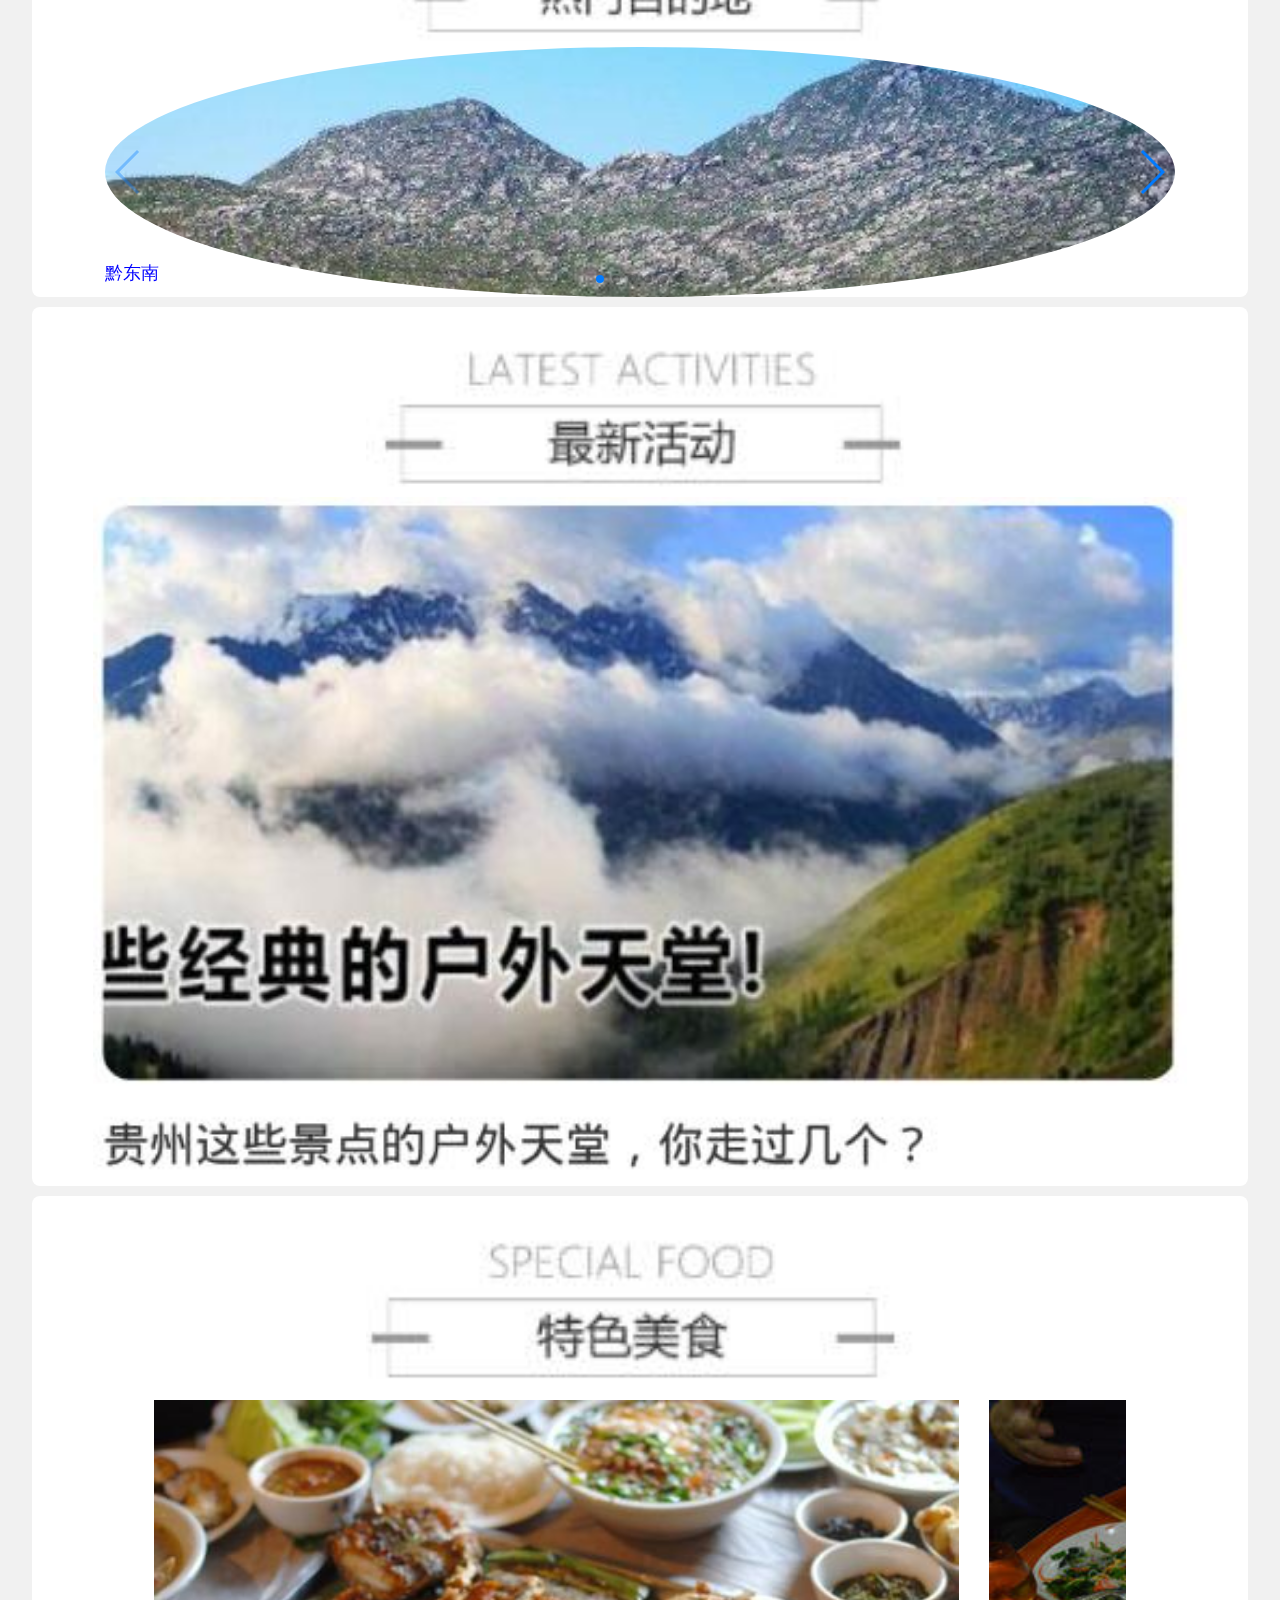
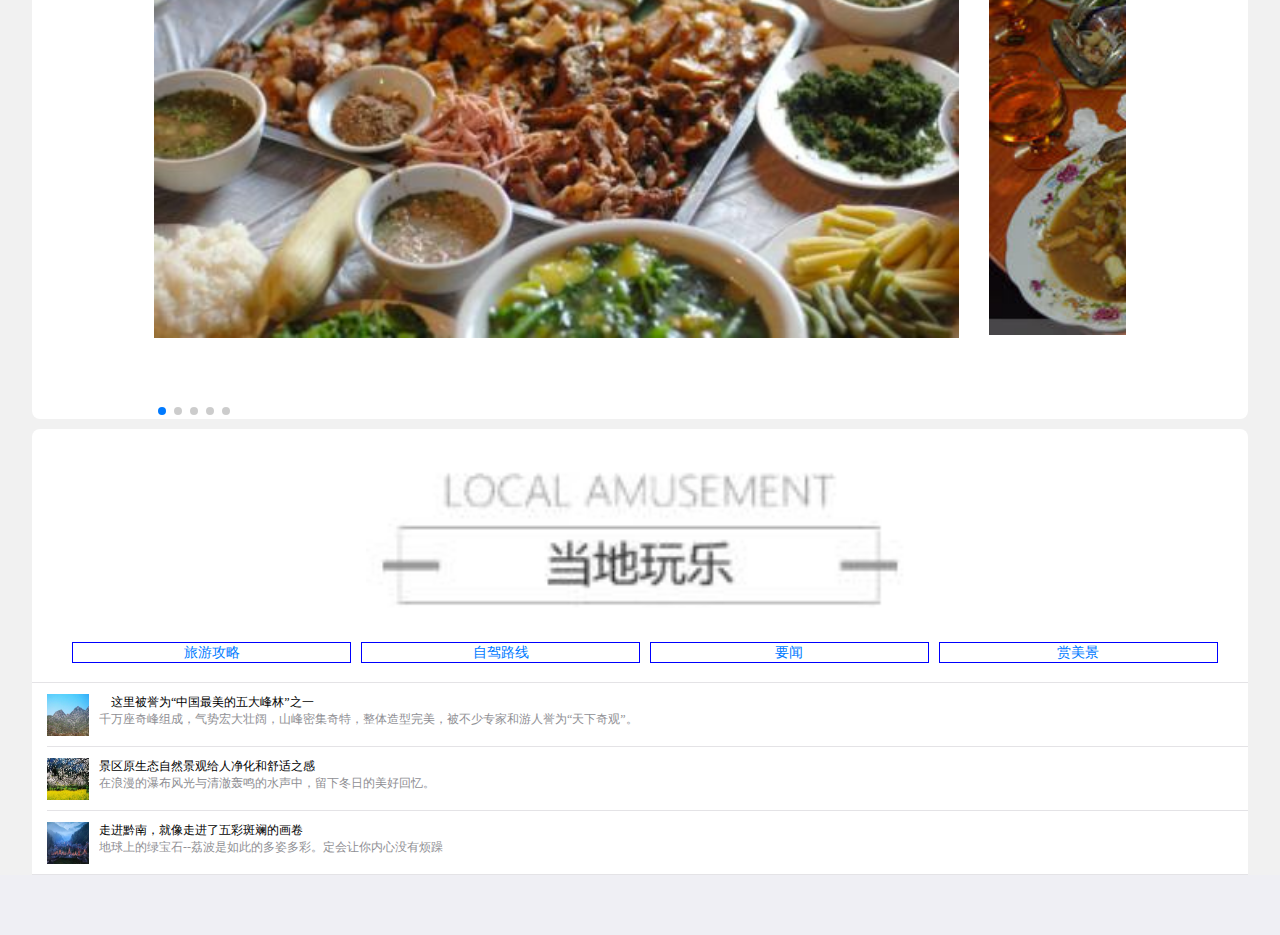
<file: html/relindex.html>
<!DOCTYPE html>
<html lang="en">
<head>
	<meta charset="utf-8">
    <meta name="viewport" content="width=device-width,initial-scale=1,minimum-scale=1,maximum-scale=1,user-scalable=no" />
    <meta name="apple-mobile-web-app-capable" content="yes">
		<meta name="apple-mobile-web-app-status-bar-style" content="black">
    <title></title>
    <script src="../js/mui.min.js"></script>
    <link href="../css/mui.min.css" rel="stylesheet"/>
    <link rel="stylesheet" href="../css/relindex.css" />
    <link rel="stylesheet" href="../css/iconfont.css" />
    <link rel="stylesheet" href="../css/reset.css" />
    <link rel="stylesheet" href="../css/swiper.min.css" />
    <script type="text/javascript" src="../js/swiper.min.js" ></script>
    <script type="text/javascript" src="../js/relindex.js" ></script>
    <script type="text/javascript" charset="utf-8">
      	mui.init();
    </script>
</head>
<body>
<div id="reli">
	

	<header class="mui-bar mui-bar-nav" id="relindex_header">
	 <input class="rh_input"   value="搜索目的地景区/攻略"/>
	 <img src="../img/relindex/headri.jpg"  style="width: 25%;">
	</header>
	<!--主体部分开始-->
	<div class="mui-content" id="mainbody">
		<!--1.轮播开始-->
	    <div id="slider" class="mui-slider" >
	      <div class="mui-slider-group mui-slider-loop">
	        <!-- 额外增加的一个节点(循环轮播：第一个节点是最后一张轮播) -->
	        <div class="mui-slider-item mui-slider-item-duplicate">
	          <a href="#">
	            <img src="../img/relindex/b4.jpg">
	          </a>
	        </div>
	        <!-- 第一张 -->
	        <div class="mui-slider-item">
	          <a href="#">
	            <img src="../img/relindex/b1.jpg">
	          </a>
	        </div>
	        <!-- 第二张 -->
	        <div class="mui-slider-item">
	          <a href="#">
	            <img src="../img/relindex/b2.jpg">
	          </a>
	        </div>
	        <!-- 第三张 -->
	        <div class="mui-slider-item">
	          <a href="#">
	            <img src="../img/relindex/b3.jpg">
	          </a>
	        </div>
	        <!-- 第四张 -->
	        <div class="mui-slider-item">
	          <a href="#">
	            <img src="../img/relindex/b4.jpg">
	          </a>
	        </div>
	        <!-- 额外增加的一个节点(循环轮播：最后一个节点是第一张轮播) -->
	        <div class="mui-slider-item mui-slider-item-duplicate">
	          <a href="#">
	            <img src="../img/relindex/b1.jpg">
	          </a>
	        </div>
	      </div>
	      <div class="mui-slider-indicator" id="lunbo_btn">
	        <div class="mui-indicator mui-active" id="lunbo_btns1"></div>
	        <div class="mui-indicator" id="lunbo_btns2"></div>
	        <div class="mui-indicator" id="lunbo_btns3"></div>
	        <div class="mui-indicator" id="lunbo_btns4"></div>
	      </div>
	    </div>
	    <!--1.轮播结束-->
	    <!--2.图标开始-->
	    <div class="iconbox">
	    	<ul>
	    		<li>
	    			<img src="../img/relindex/icon1.jpg" />
	    			<span>服务</span>
	    		</li>
	    		<li>
	    			<img src="../img/relindex/icon2.jpg" />
	    			<span>商城</span>
	    		</li>
	    		<li>
	    			<img src="../img/relindex/icon3.jpg" />
	    			<span>自驾路线</span>
	    		</li>
	    		<li>
	    			<img src="../img/relindex/icon4.jpg" />
	    			<span>找厕所</span>
	    		</li>
	    		<li>
	    			<img src="../img/relindex/icon5.jpg" />
	    			<span>悟空租车</span>
	    		</li>
	    		<li>
	    			<img src="../img/relindex/icon6.jpg" />
	    			<span>景点</span>
	    		</li>
	    		<li>
	    			<img src="../img/relindex/icon7.jpg" />
	    			<span>攻略</span>
	    		</li>
	    		<li>
	    			<img src="../img/relindex/icon8.jpg" />
	    			<span>咨询</span>
	    		</li>
	    	</ul>
	    </div>
	    <!--2.图标结束-->
	    <!--3.热门目的地开始-->
	    <div class="hotplacebox">
	    	<div class="hotmain">
	    		<img src="../img/relindex/hottit.jpg" width="40%"/>
	    		 <!-- Swiper -->
				  <div class="swiper-container swiper1">
				    <div class="swiper-wrapper ">
				      <div class="swiper-slide" style="background-image:url(../img/relindex/hot1.jpg)" id="swiperimg1"><span class="hotword">黔东南</span></div>
				      <div class="swiper-slide" style="background-image:url(../img/relindex/hot2.jpg)" id="swiperimg2"><span class="hotword">贵阳</span></div>
				      <div class="swiper-slide" style="background-image:url(../img/relindex/hot3.jpg)" id="swiperimg3"><span class="hotword">大方</span></div>
				      <div class="swiper-slide" style="background-image:url(../img/relindex/hot4.jpg)" id="swiperimg4"><span class="hotword">毕节</span></div>
				      <div class="swiper-slide" style="background-image:url(../img/relindex/hot5.jpg)" id="swiperimg5"><span class="hotword">黔西南</span></div>
				      <div class="swiper-slide" style="background-image:url(../img/relindex/hot6.jpg)" id="swiperimg6"><span class="hotword">遵义</span></div>
				    </div>	
				    <!-- Add Pagination -->
				    <div class="swiper-pagination swiper-pagination1"></div>
				    <!-- Add Arrows -->
				    <div class="swiper-button-prev"></div>
				    <div class="swiper-button-next"></div>
				  </div>
			</div>
		</div>
	    <!--3.热门目的地结束-->
	    <!--4.最新活动开始-->
	    <div class="hotplacebox">
	    	<div class="hotmain">
	    		<img src="../img/relindex/activetlt.jpg" width="45%"/>
	    		<div id="huwaibox">
	    			<img src="../img/relindex/huwai.jpg" />
	    		</div>
	    	</div>
	    </div>
	    <!--4.最新活动结束-->
	    <!--5.特色美食开始-->
	      <div class="hotplacebox">
	    	<div class="hotmain">
	    		<img src="../img/relindex/foodtlt.jpg" width="45%"/>
	    		 <!-- Swiper -->
				  <div class="swiper-container swiper2">
				    <div class="swiper-wrapper">
				      <div class="swiper-slide swiper-slides"><img src="../img/relindex/food1.jpg" style="width: 100%;"></div>
				      <div class="swiper-slide swiper-slides"><img src="../img/relindex/food2.jpg" style="width: 100%;"></div>
				      <div class="swiper-slide swiper-slides"><img src="../img/relindex/food3.jpg" style="width: 100%;"></div>
				      <div class="swiper-slide swiper-slides"><img src="../img/relindex/food4.jpg" style="width: 100%;"></div>
				      <div class="swiper-slide swiper-slides"><img src="../img/relindex/food1.jpg" style="width: 100%;"></div>
				    </div>
				    <!-- Add Pagination -->
				    <div class="swiper-paginations swiper-paginations2"></div>
				  </div>
	    	</div>
	    </div>
	    <!--5.特色美食结束-->
	    <!--6.当地玩乐开始-->
	      <div class="hotplacebox" style="margin-bottom: 60px;">
	    	<div class="hotmain">
	    		<img src="../img/relindex/localtlt.jpg" width="45%"/>
	    		<!--tab-->
    		    <ul class="local_tab" id="local_tab">
    		    	<li><a>旅游攻略</a></li>
    		    	<li><a>自驾路线</a></li>
    		    	<li><a>要闻</a></li>
    		    	<li><a>赏美景</a></li>
    		    </ul>
    		    <div class="tap" id="divBox">
					<div class="shows hidden">
						<ul class="mui-table-view">
						    <li class="mui-table-view-cell mui-media">
						        <a href="javascript:;">
						            <img id="content1"  class="mui-media-object mui-pull-left" src="../img/relindex/hot1.jpg">
						            <div class="mui-media-body">
						                　这里被誉为“中国最美的五大峰林”之一
						                <p class="mui-ellipsis">千万座奇峰组成，气势宏大壮阔，山峰密集奇特，整体造型完美，被不少专家和游人誉为“天下奇观”。</p>
						            </div>
						        </a>
						    </li>
						    <li class="mui-table-view-cell mui-media">
						        <a href="javascript:;">
						            <img class="mui-media-object mui-pull-left" src="../img/relindex/hot2.jpg">
						            <div class="mui-media-body">
						               景区原生态自然景观给人净化和舒适之感
						                <p class="mui-ellipsis">在浪漫的瀑布风光与清澈轰鸣的水声中，留下冬日的美好回忆。</p>
						            </div>
						        </a>
						    </li>
						    <li class="mui-table-view-cell mui-media">
						        <a href="javascript:;">
						            <img class="mui-media-object mui-pull-left" src="../img/relindex/hot3.jpg">
						            <div class="mui-media-body">
						               走进黔南，就像走进了五彩斑斓的画卷
						                <p class="mui-ellipsis">地球上的绿宝石--荔波是如此的多姿多彩。定会让你内心没有烦躁</p>
						            </div>
						        </a>
						    </li>
						</ul>
					</div>
					<div class="hidden">
						<ul class="mui-table-view">
						    <li class="mui-table-view-cell mui-media">
						        <a href="javascript:;">
						            <img id="content1"  class="mui-media-object mui-pull-left" src="../img/relindex/hot4.jpg">
						            <div class="mui-media-body">
						                　这里被誉为“中国最美的五大峰林”之一
						                <p class="mui-ellipsis">气势宏大壮阔，山峰密集奇特，整体造型完美，被不少专家和游人誉为“天下奇观”。</p>
						            </div>
						        </a>
						    </li>
						    <li class="mui-table-view-cell mui-media">
						        <a href="javascript:;">
						            <img class="mui-media-object mui-pull-left" src="../img/relindex/hot5.jpg">
						            <div class="mui-media-body">
						               景区原生态自然景观给人净化和舒适之感
						                <p class="mui-ellipsis">在浪漫清澈轰鸣的水声中，留下冬日的美好回忆。</p>
						            </div>
						        </a>
						    </li>
						    <li class="mui-table-view-cell mui-media">
						        <a href="javascript:;">
						            <img class="mui-media-object mui-pull-left" src="../img/relindex/hot6.jpg">
						            <div class="mui-media-body">
						               走进黔南，就像走进了五彩斑斓的画卷
						                <p class="mui-ellipsis">荔波是如此的多姿多彩。定会让你内心没有烦躁</p>
						            </div>
						        </a>
						    </li>
						</ul>
					</div>
					<div class="hidden">
						<ul class="mui-table-view">
						    <li class="mui-table-view-cell mui-media">
						        <a href="javascript:;">
						            <img id="content1"  class="mui-media-object mui-pull-left" src="../img/relindex/hot1.jpg">
						            <div class="mui-media-body">
						                　这里被誉为“中国最美的五大峰林”之一
						                <p class="mui-ellipsis">千万座奇峰组成，气势宏大壮阔，山峰密集奇特，整体造型完美，被不少专家和游人誉为“天下奇观”。</p>
						            </div>
						        </a>
						    </li>
						    <li class="mui-table-view-cell mui-media">
						        <a href="javascript:;">
						            <img class="mui-media-object mui-pull-left" src="../img/relindex/hot2.jpg">
						            <div class="mui-media-body">
						               景区原生态自然景观给人净化和舒适之感
						                <p class="mui-ellipsis">在浪漫的瀑布风光与清澈轰鸣的水声中，留下冬日的美好回忆。</p>
						            </div>
						        </a>
						    </li>
						    <li class="mui-table-view-cell mui-media">
						        <a href="javascript:;">
						            <img class="mui-media-object mui-pull-left" src="../img/relindex/hot3.jpg">
						            <div class="mui-media-body">
						               走进黔南，就像走进了五彩斑斓的画卷
						                <p class="mui-ellipsis">地球上的绿宝石--荔波是如此的多姿多彩。定会让你内心没有烦躁</p>
						            </div>
						        </a>
						    </li>
						</ul>
					</div>
					<div class="hidden">
						<ul class="mui-table-view">
						    <li class="mui-table-view-cell mui-media">
						        <a href="javascript:;">
						            <img id="content1"  class="mui-media-object mui-pull-left" src="../img/relindex/hot6.jpg">
						            <div class="mui-media-body">
						                　这里被誉为“中国最美的五大峰林”之一
						                <p class="mui-ellipsis">千万座奇峰组成，气势宏大壮阔，山峰密集奇特，整体造型完美，被不少专家和游人誉为“天下奇观”。</p>
						            </div>
						        </a>
						    </li>
						    <li class="mui-table-view-cell mui-media">
						        <a href="javascript:;">
						            <img class="mui-media-object mui-pull-left" src="../img/relindex/hot5.jpg">
						            <div class="mui-media-body">
						               景区原生态自然景观给人净化和舒适之感
						                <p class="mui-ellipsis">在浪漫的瀑布风光与清澈轰鸣的水声中，留下冬日的美好回忆。</p>
						            </div>
						        </a>
						    </li>
						    <li class="mui-table-view-cell mui-media">
						        <a href="javascript:;">
						            <img class="mui-media-object mui-pull-left" src="../img/relindex/hot4.jpg">
						            <div class="mui-media-body">
						               走进黔南，就像走进了五彩斑斓的画卷
						                <p class="mui-ellipsis">地球上的绿宝石--荔波是如此的多姿多彩。定会让你内心没有烦躁</p>
						            </div>
						        </a>
						    </li>
						</ul>
					</div>
				</div>
	    		<!--tab-->
	    	</div>
	    </div>
	    <!--6.当地玩乐结束-->
	</div>
	<!--主体部分结束-->
	<nav class="mui-bar mui-bar-tab">
	    <a class="mui-tab-item mui-active">
	        <span class="mui-icon mui-icon-home"></span>
	        <span class="mui-tab-label">首页</span>
	    </a>
	    <a class="mui-tab-item">
	        <span class="mui-icon mui-icon-location"></span>
	        <span class="mui-tab-label">目的地</span>
	    </a>
	    <a class="mui-tab-item" open-type="common" href="zixun.html">
	        <span class="mui-icon mui-icon-email"></span>
	        <span class="mui-tab-label">咨询</span>
	    </a>
	    <a class="mui-tab-item" open-type="common" href="xingcheng.html">
	        <span class="mui-icon mui-icon-map"></span>
	        <span class="mui-tab-label">行程</span>
	    </a>
	    <a class="mui-tab-item" open-type="common" href="mine.html">
	        <span class="mui-icon mui-icon-contact"></span>
	        <span class="mui-tab-label">我的</span>
	    </a>
	</nav>
</div>
</body>
</html>
</file>
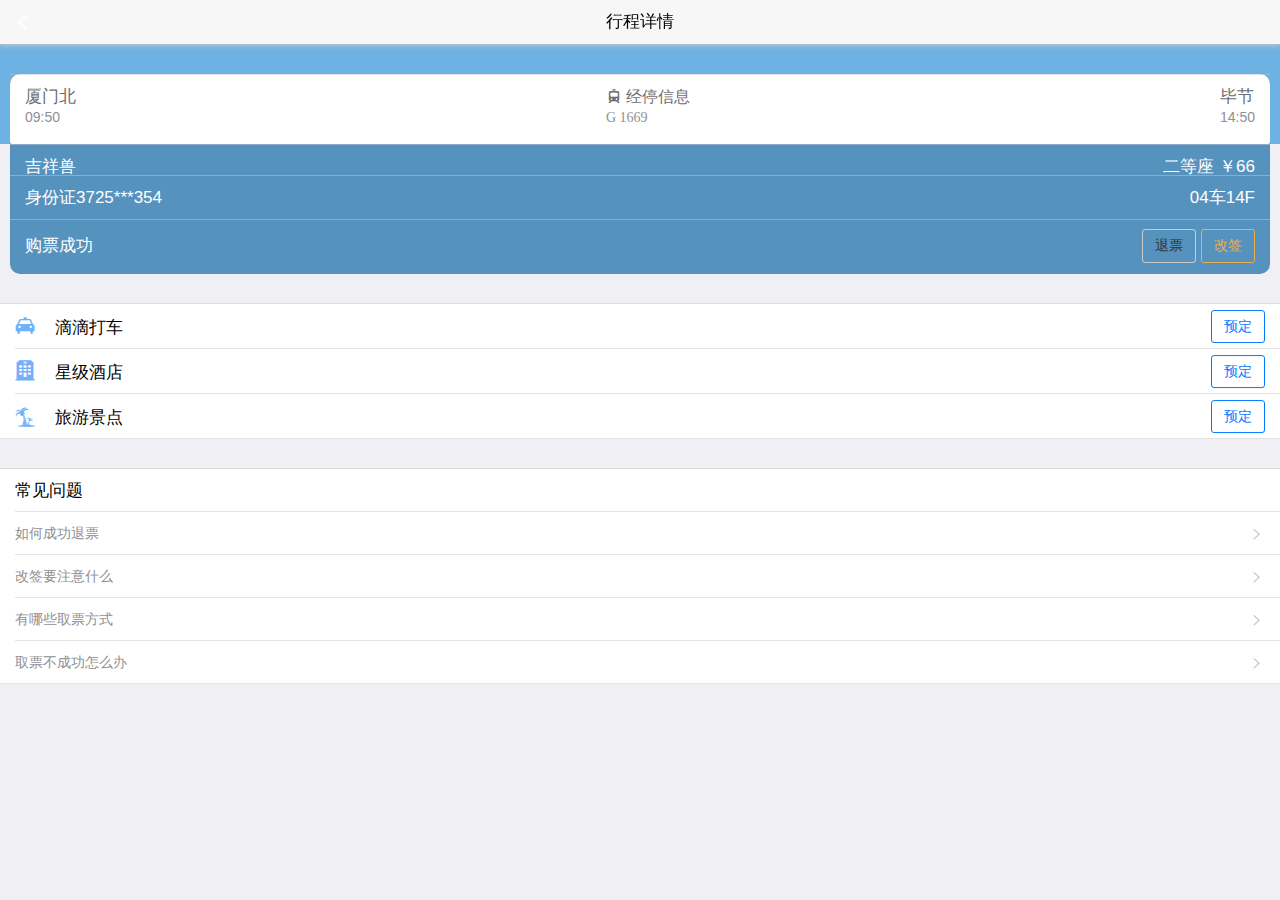
<file: html/xcdetail.html>
<!DOCTYPE html>
<html>
<head>
	<meta charset="UTF-8">
	<title></title>
	<meta name="viewport" content="width=device-width,initial-scale=1,minimum-scale=1,maximum-scale=1,user-scalable=no" />
	<link href="../css/mui.min.css" rel="stylesheet" />
	<link rel="stylesheet" type="text/css" href="../css/style.css"/>
	<link rel="stylesheet" type="text/css" href="../css/iconfont1.css"/>
</head>
<body id="trip_detail">
	<header class="mui-bar mui-bar-nav" id="xzdetail_head">
	    <a class="mui-action-back mui-icon mui-icon-left-nav mui-pull-left business_topbg_icon"></a>
	    <h1 class="mui-title index_title" >行程详情</h1>
	</header>
	<div class="mui-content">
		<!--顶部背景-->
	    <div class="tripdetails_topbg"></div>
	    <!--行程信息卡片-->
	    <div class="tripdetails_card">
	    	<div class="tripdetails_card_a mui-card-footer">
	    		<span>厦门北 <br><p>09:50</p></span>
	    		<span class="iconfont icon-jt_gaotie text-align tripdetails_card_span">
	    			经停信息<br><p>G 1669</p>
	    		</span>
	    		<span>毕节<br><p>14:50</p></span>
	    	</div>
	    	<div class="mui-card-footer tripdetails_card_text">
	    		<span>吉祥兽</span>
	    		<span>二等座 ￥66</span>
	    	</div>
	    	<div class="mui-card-footer tripdetails_card_text" style="margin-top: -13px;">
	    		<span>身份证3725***354</span>
	    		<span>04车14F</span>
	    	</div>
	    	<div class="mui-card-footer tripdetails_card_text">
	    		<span class="text-danhongse">购票成功</span>
	    		<span>
	    			<button type="button" class="mui-btn mui-btn-outlined index_title">退票</button>
	    			<button type="button" class="mui-btn mui-btn-warning mui-btn-outlined">改签</button>
	    		</span>
	    	</div>
	    </div>
	    <!--酒店预订等-->
	    <ul class="mui-table-view tripdetails_ul">
		    <li class="mui-table-view-cell">
		    	<span class="iconfont icon-car tripdetails_span1"style="font-size: 20px;"></span>
		    	滴滴打车
		    	<button type="button" class="mui-btn mui-btn-primary mui-btn-outlined mui-pull-right">预定</button>
		    </li>
		    <li class="mui-table-view-cell">
		    	<span class="iconfont icon-jiudian tripdetails_span1"style="font-size: 20px;"></span>
		    	星级酒店
		    	<button type="button" class="mui-btn mui-btn-primary mui-btn-outlined mui-pull-right">预定</button>
		    </li>
		    <li class="mui-table-view-cell">
		    	<span class="iconfont icon-lvyou tripdetails_span1"style="font-size: 20px;"></span>
		    	旅游景点
		    	<button type="button" class="mui-btn mui-btn-primary mui-btn-outlined mui-pull-right">预定</button>
		    </li>
		</ul>
		<ul class="mui-table-view tripdetails_ul">
		    <li class="mui-table-view-cell">常见问题</li>
		    <li class="mui-table-view-cell">
		        <a class="mui-navigate-right"><p>如何成功退票</p></a>
		    </li>
		    <li class="mui-table-view-cell">
		        <a class="mui-navigate-right"><p>改签要注意什么</p></a>
		    </li>
		    <li class="mui-table-view-cell">
		        <a class="mui-navigate-right"><p>有哪些取票方式</p></a>
		    </li>
		    <li class="mui-table-view-cell">
		        <a class="mui-navigate-right"><p>取票不成功怎么办</p></a>
		    </li>
		</ul>
	</div>
	<script src="../js/mui.min.js"></script>
	<script type="text/javascript">
		mui.init();
		function plusReady(){
		// 设置系统状态栏背景为蓝色
		plus.navigator.setStatusBarBackground( "#6EB2E3" );
		// 设置系统状态栏样式为浅色文字
		plus.navigator.setStatusBarStyle( "UIStatusBarStyleBlackOpaque" );
		}
		if(window.plus){
		plusReady();
		}else{
		document.addEventListener("plusready",plusReady,false);
	}
	</script>
</body>

</html>
</file>
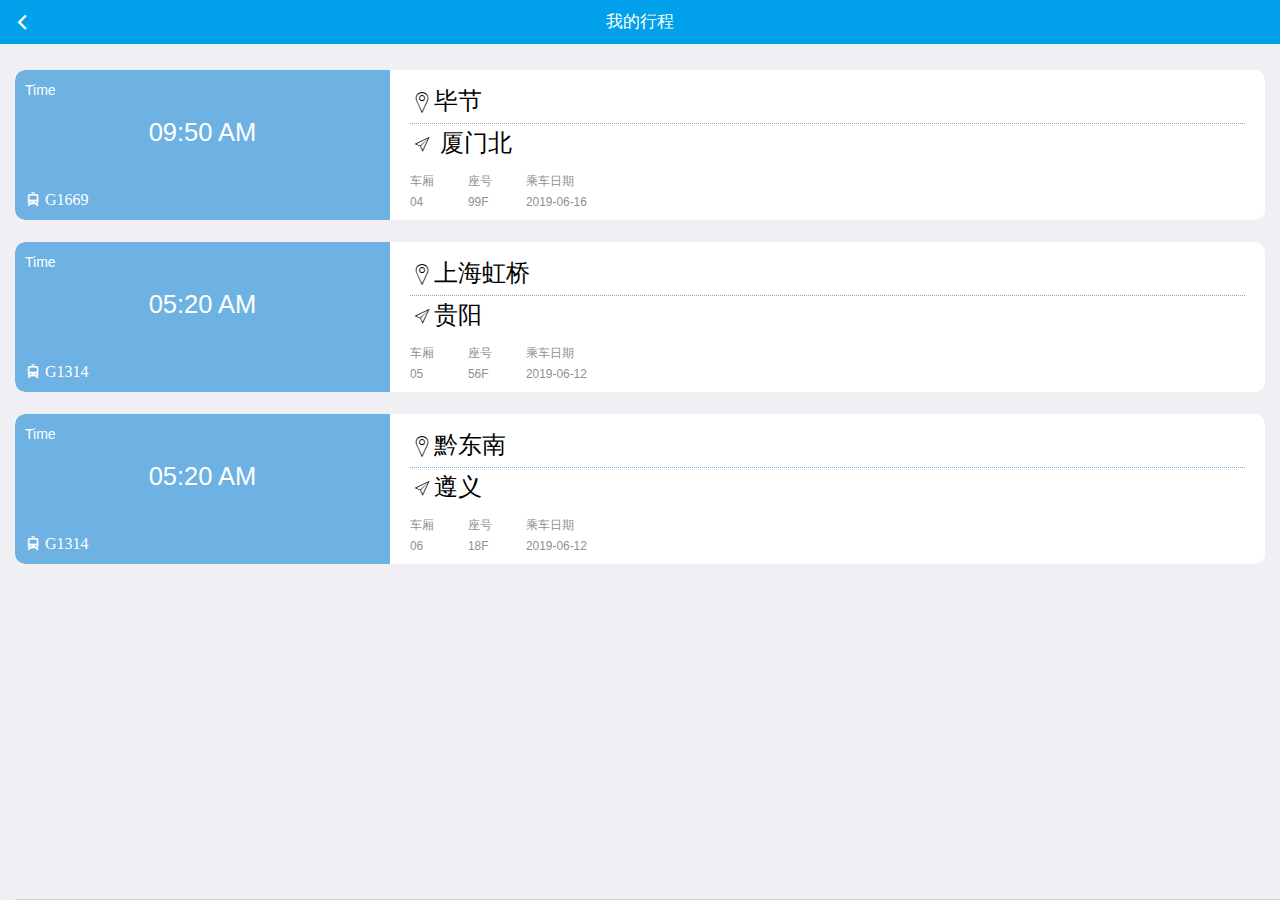
<file: html/xingcheng.html>
<!DOCTYPE html>
<html>

<head>
<meta charset="UTF-8">
<title>xingcheng</title>
<meta name="viewport" content="width=device-width,initial-scale=1,minimum-scale=1,maximum-scale=1,user-scalable=no" />
<link rel="stylesheet" href="../css/mui.min.css" />
<link rel="stylesheet" type="text/css" href="../css/style.css"/>
<link rel="stylesheet" type="text/css" href="../css/iconfont1.css"/>
<script src="../js/mui.min.js"></script>
<style type="text/css">
	.mui-bar{background-color: #01a0ea;}
	.mui-bar-nav{box-shadow: 0 0px 0px #ccc;}
	.mui-table-view:after{ height:0}
	.mui-table-view:before{ height:0}
	.mui-table-view-cell{position: static;}
	.mui-table-view{position: static;}
</style>
 <script type="text/javascript" charset="utf-8">
      	mui.init();
    </script>
</head>

<body>
	<header class="mui-bar mui-bar-nav">
	    <a class="mui-action-back mui-icon mui-icon-left-nav mui-pull-left index_title" style="color: #FFFFFF;"></a>
	    <h1 class="mui-title index_title" style="color: #FFFFFF;">我的行程</h1>
	</header>
	<div class="mui-content">
	    <ul class="mui-table-view trip_ul">
		    <li class="mui-table-view-cell">
		    	<!--左边蓝色部分-->
		    	<div class="tri_li_left">
		    		<div class="mui-pull-left tri_li_div1">
		    			<p class="mui-pull-left tri_li_p"> Time</p><br/><br/>
		    			<span class="tri_li_span">09:50 AM</span><br/>
		    			<div class="iconfont icon-jt_gaotie mui-pull-left tri_li_div2">
		    				 G1669 
		    			</div>
		    		</div>
		    		<!--右边边白色部分-->
		    		<div class="tri_li_right">
		    			<span class="mui-icon mui-icon-location">毕节</span>
		    			<hr class="tri_li_hr"/>
		    			<span class="mui-icon mui-icon-paperplane"> 厦门北</span>
		    			<div class="tri_li_cardzh">
		    				<div class="mui-pull-left">
		    					<p class="tri_li_cardzh_p">车厢</p>
		    					<p class="tri_li_cardzh_p">04</p>
		    				</div>
		    				<div class="mui-pull-left tri_li_cardzh_dv">
		    					<p class="tri_li_cardzh_p">座号</p>
		    					<p class="tri_li_cardzh_p">99F</p>
		    				</div>
		    				<div class="mui-pull-left tri_li_cardzh_dv">
		    					<p class="tri_li_cardzh_p">乘车日期</p>
		    					<p class="tri_li_cardzh_p">2019-06-16</p>
		    				</div>
		    			</div>
		    		</div>
		    	</div>
		    </li>
		    <li class="mui-table-view-cell">
		    	<!--左边蓝色部分-->
		    	<div class="tri_li_left">
		    		<div class="mui-pull-left tri_li_div1">
		    			<p class="mui-pull-left tri_li_p"> Time</p><br/><br/>
		    			<span class="tri_li_span">05:20 AM</span><br/>
		    			<div class="iconfont icon-jt_gaotie mui-pull-left tri_li_div2">
		    				 G1314 
		    			</div>
		    		</div>
		    		<!--右边边白色部分-->
		    		<div class="tri_li_right">
		    			<span class="mui-icon mui-icon-location">上海虹桥</span>
		    			<hr class="tri_li_hr"/>
		    			<span class="mui-icon mui-icon-paperplane">贵阳</span>
		    			<div class="tri_li_cardzh">
		    				<div class="mui-pull-left">
		    					<p class="tri_li_cardzh_p">车厢</p>
		    					<p class="tri_li_cardzh_p">05</p>
		    				</div>
		    				<div class="mui-pull-left tri_li_cardzh_dv">
		    					<p class="tri_li_cardzh_p">座号</p>
		    					<p class="tri_li_cardzh_p">56F</p>
		    				</div>
		    				<div class="mui-pull-left tri_li_cardzh_dv">
		    					<p class="tri_li_cardzh_p">乘车日期</p>
		    					<p class="tri_li_cardzh_p">2019-06-12</p>
		    				</div>
		    			</div>
		    		</div>
		    	</div>
		    </li>
		     <li class="mui-table-view-cell">
		    	<!--左边蓝色部分-->
		    	<div class="tri_li_left">
		    		<div class="mui-pull-left tri_li_div1">
		    			<p class="mui-pull-left tri_li_p"> Time</p><br/><br/>
		    			<span class="tri_li_span">05:20 AM</span><br/>
		    			<div class="iconfont icon-jt_gaotie mui-pull-left tri_li_div2">
		    				 G1314 
		    			</div>
		    		</div>
		    		<!--右边边白色部分-->
		    		<div class="tri_li_right">
		    			<span class="mui-icon mui-icon-location">黔东南</span>
		    			<hr class="tri_li_hr"/>
		    			<span class="mui-icon mui-icon-paperplane">遵义</span>
		    			<div class="tri_li_cardzh">
		    				<div class="mui-pull-left">
		    					<p class="tri_li_cardzh_p">车厢</p>
		    					<p class="tri_li_cardzh_p">06</p>
		    				</div>
		    				<div class="mui-pull-left tri_li_cardzh_dv">
		    					<p class="tri_li_cardzh_p">座号</p>
		    					<p class="tri_li_cardzh_p">18F</p>
		    				</div>
		    				<div class="mui-pull-left tri_li_cardzh_dv">
		    					<p class="tri_li_cardzh_p">乘车日期</p>
		    					<p class="tri_li_cardzh_p">2019-06-12</p>
		    				</div>
		    			</div>
		    		</div>
		    	</div>
		    </li>
		    
		</ul>
	</div>
	
	<script type="text/javascript">
		mui.init();
		function plusReady(){
		// 设置系统状态栏背景为蓝色
		plus.navigator.setStatusBarBackground( "#6eb2e3" );
		// 设置系统状态栏样式为浅色文字
		plus.navigator.setStatusBarStyle( "UIStatusBarStyleBlackOpaque" );
		}
		if(window.plus){
		plusReady();
		}else{
		document.addEventListener("plusready",plusReady,false);
	}
	</script>
</body>

</html>
</file>
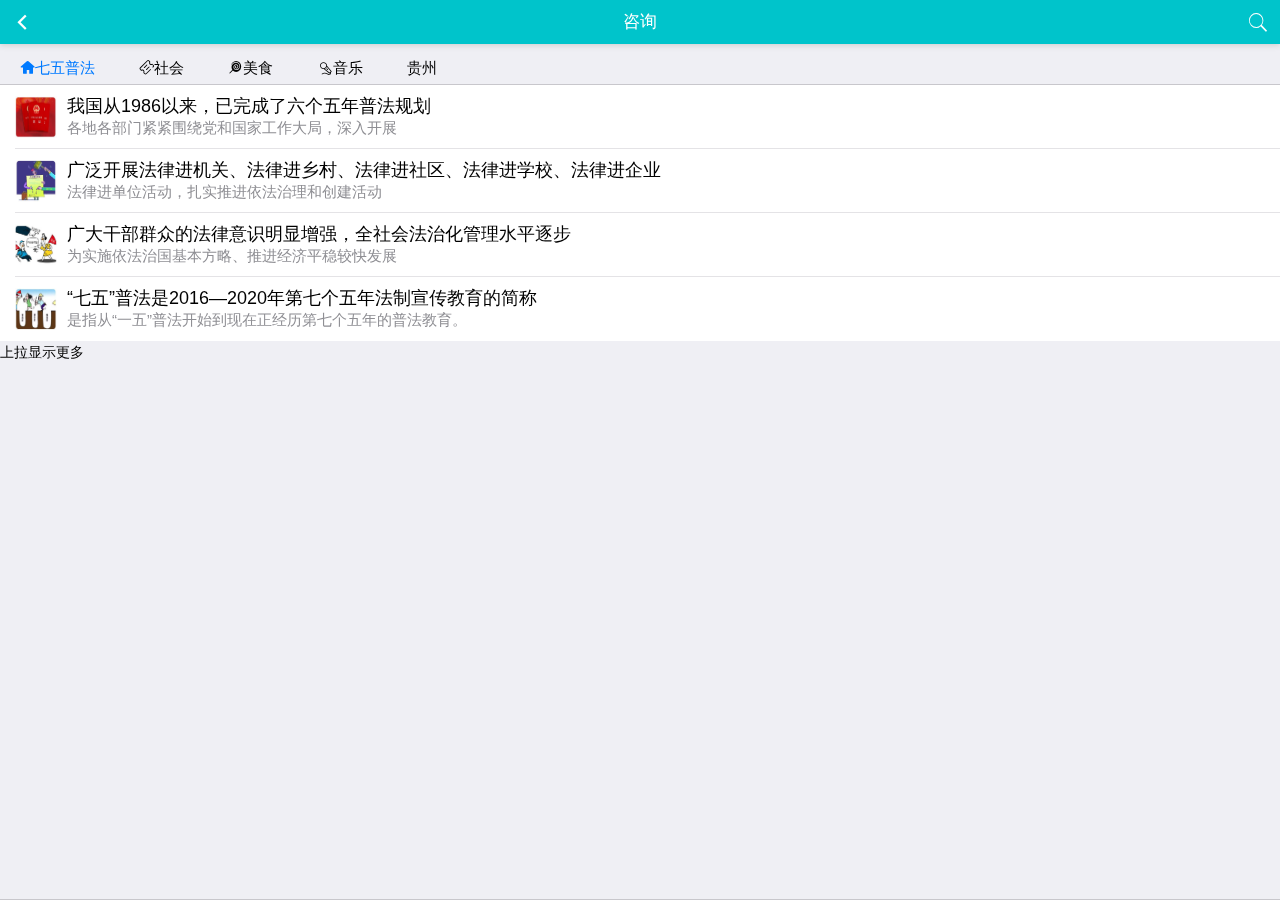
<file: html/zixun.html>
<!DOCTYPE html>
<html>
<head>
<meta charset="utf-8">
<title></title>
<meta name="viewport" content="width=device-width, initial-scale=1,maximum-scale=1,user-scalable=no">
<meta name="apple-mobile-web-app-capable" content="yes">
<meta name="apple-mobile-web-app-status-bar-style" content="black">
<link rel="stylesheet" href="../css/mui.min.css">
<link rel="stylesheet" type="text/css" href="../css/style.css"/>
<link rel="stylesheet" type="text/css" href="../css/iconfont2.css"/>
<script src="../js/mui.min.js"></script>
<script src="../js/style.js"></script>
</head>

<body>
<header class="mui-bar mui-bar-nav" style="background-color: #00C4CB;">
	<a class="mui-action-back mui-icon mui-icon-left-nav mui-pull-left color_lanse" style="color: #FFFFFF;"></a>
	<h1 class="mui-title color_lanse"style="color: #FFFFFF;">咨询</h1>
	<a id="menu" class="mui-action-menu mui-icon mui-icon-search mui-pull-right" href="#topPopover" style="color: #FFFFFF;"></a>
</header>
<div class="mui-content" >
	<div id="slider" class="mui-slider mui-fullscreen">
		<div id="sliderSegmentedControl" class="mui-scroll-wrapper mui-slider-indicator mui-segmented-control mui-segmented-control-inverted background">
			<div class="mui-scroll" style="margin-top: 5px;">
				<a class="mui-control-item mui-active" href="#item1mobile">
					<span class="iconfont icon-home " style="font-size: 15px;">七五普法</span>
				</a>
				<a class="mui-control-item" href="#item2mobile" >
					<span class="iconfont icon-qichepiao " style="font-size: 15px;">社会</span>
				</a>
				<a class="mui-control-item" href="#item3mobile" >
					<span class="iconfont icon-snacks " style="font-size: 15px;">美食</span>
				</a>
				<a class="mui-control-item" href="#item4mobile" >
					<span class="iconfont icon-yule " style="font-size: 15px;">音乐</span>
				</a>
				<a class="mui-control-item" href="#item5mobile" >
					<span class="" style="font-size: 15px;">贵州</span>
				</a>
				
			</div>
		</div>
		<div class="mui-slider-group">
			<div id="item1mobile" class="mui-slider-item mui-control-content mui-active">
				<div id="scroll1" class="mui-scroll-wrapper">
					<div class="mui-scroll">
						<ul class="mui-table-view">
						    <li class="mui-table-view-cell mui-media">
						        <a href="javascript:;">
						            <img class="mui-media-object mui-pull-left" id="listpics" src="../img/zixun/yao1.jpg">
						            <div class="mui-media-body" id="listtlt">
						                我国从1986以来，已完成了六个五年普法规划
						                <p class="mui-ellipsis">各地各部门紧紧围绕党和国家工作大局，深入开展</p>
						            </div>
						        </a>
						    </li>
						    <li class="mui-table-view-cell mui-media">
						        <a href="javascript:;">
						            <img class="mui-media-object mui-pull-left" src="../img/zixun/yao2.jpg">
						            <div class="mui-media-body" id="listtlt">
						                广泛开展法律进机关、法律进乡村、法律进社区、法律进学校、法律进企业
						                <p class="mui-ellipsis">法律进单位活动，扎实推进依法治理和创建活动</p>
						            </div>
						        </a>
						    </li>
						    <li class="mui-table-view-cell mui-media">
						        <a href="javascript:;">
						            <img class="mui-media-object mui-pull-left" src="../img/zixun/yao3.jpg">
						            <div class="mui-media-body" id="listtlt">
						                广大干部群众的法律意识明显增强，全社会法治化管理水平逐步
						                <p class="mui-ellipsis">为实施依法治国基本方略、推进经济平稳较快发展</p>
						            </div>
						        </a>
						    </li>
						     <li class="mui-table-view-cell mui-media">
						        <a href="javascript:;">
						            <img class="mui-media-object mui-pull-left" src="../img/zixun/yao4.jpg">
						            <div class="mui-media-body" id="listtlt">
						                “七五”普法是2016—2020年第七个五年法制宣传教育的简称
						                <p class="mui-ellipsis">是指从“一五”普法开始到现在正经历第七个五年的普法教育。</p>
						            </div>
						        </a>
						    </li>
						</ul>
					</div>
				</div>
			</div>
			<div id="item2mobile" class="mui-slider-item mui-control-content" >			
				<div class="mui-scroll-wrapper">
					<div class="mui-scroll">
						<ul class="mui-table-view">
						    <li class="mui-table-view-cell mui-media">
						        <a href="javascript:;">
						            <img class="mui-media-object mui-pull-left" id="listpics" src="../img/zixun/pu1.jpg">
						            <div class="mui-media-body" id="listtlt">
						                全市有接受教育能力的公民，都是法制宣传教育的对象
						                <p class="mui-ellipsis">重点加强领导干部、公务员、青少年、企</p>
						            </div>
						        </a>
						    </li>
						    <li class="mui-table-view-cell mui-media">
						        <a href="javascript:;">
						            <img class="mui-media-object mui-pull-left" src="../img/zixun/pu2.jpg">
						            <div class="mui-media-body" id="listtlt">
						               经营管理人员和农民的法制宣传教育，领导干部和青少年是重中之重。
						                <p class="mui-ellipsis">(1)观看电视法制栏目。(2)接受普法资料和学习法律知识。</p>
						            </div>
						        </a>
						    </li>
						    <li class="mui-table-view-cell mui-media">
						        <a href="javascript:;">
						            <img class="mui-media-object mui-pull-left" src="../img/zixun/pu3.jpg">
						            <div class="mui-media-body" id="listtlt">
						                “法律六进”指的是法制宣传教育进机关、进乡村、进社区
						                <p class="mui-ellipsis">把法律知识作为机关学习的重要内容，</p>
						            </div>
						        </a>
						    </li>
						     <li class="mui-table-view-cell mui-media">
						        <a href="javascript:;">
						            <img class="mui-media-object mui-pull-left" src="../img/zixun/pu4.jpg">
						            <div class="mui-media-body" id="listtlt">
						                开展“送法进乡村”活动，做到法律宣传资料进乡村
						                <p class="mui-ellipsis">法律进单位”活动，通过形式多样的法制教育和法治实践</p>
						            </div>
						        </a>
						    </li>
						</ul>
					</div>
				</div>
			</div>
			<div id="item3mobile" class="mui-slider-item mui-control-content">
				<div class="mui-scroll-wrapper">
					<div class="mui-scroll">
						<ul class="mui-table-view">
						    <li class="mui-table-view-cell mui-media">
						        <a href="javascript:;">
						            <img class="mui-media-object mui-pull-left" id="listpics" src="../img/zixun/mei1.jpg">
						            <div class="mui-media-body" id="listtlt">
						               丝娃娃：首先要给大家说的就是丝娃娃，
						                <p class="mui-ellipsis">在进店以前要先把手洗干净，如何就可以坐在木头的小板凳上面，在眼前的七盘八碟所摆开地势，面皮放在手里面，举起筷子</p>
						            </div>
						        </a>
						    </li>
						    <li class="mui-table-view-cell mui-media">
						        <a href="javascript:;">
						            <img class="mui-media-object mui-pull-left" src="../img/zixun/mei2.jpg">
						            <div class="mui-media-body" id="listtlt">
						                荞灰粽子：灰粽子可以说是贵州的一种特有的粽子
						                <p class="mui-ellipsis">在这一个盘子里夹一点，别的盘子里夹一点，最厉害的就是在每一个盘子里都夹一点。</p>
						            </div>
						        </a>
						    </li>
						    <li class="mui-table-view-cell mui-media">
						        <a href="javascript:;">
						            <img class="mui-media-object mui-pull-left" src="../img/zixun/mei3.jpg">
						            <div class="mui-media-body" id="listtlt">
						              冰粉：如果是在炎热难耐的夏天，正好是在口干
						                <p class="mui-ellipsis">来上一小碗冰粉，就像是果冻一样那么的平滑，冰冷的，甜甜的一碗。这一碗吃下来</p>
						            </div>
						        </a>
						    </li>
						     <li class="mui-table-view-cell mui-media">
						        <a href="javascript:;">
						            <img class="mui-media-object mui-pull-left" src="../img/zixun/mei4.jpg">
						            <div class="mui-media-body" id="listtlt">
						                烤马铃薯：贵州人所烤出来的马铃薯可以说是一
						                <p class="mui-ellipsis">首先就是把马铃薯放在在铁炉中央的那个圆盖子上面，</p>
						            </div>
						        </a>
						    </li>
						</ul>
					</div>
				</div>
			</div>
			<div id="item4mobile" class="mui-slider-item mui-control-content">
				<div class="mui-scroll-wrapper">
					<div class="mui-scroll">
						<ul class="mui-table-view">
						    <li class="mui-table-view-cell mui-media">
						        <a href="javascript:;">
						            <img class="mui-media-object mui-pull-left" id="listpics" src="../img/zixun/gui1.jpg">
						            <div class="mui-media-body" id="listtlt">
						              <audio controls loop>
										<source type="audio/mp3"src="../1.mp3"></source>
									  </audio>
						            </div>
						        </a>
						    </li>
						    <li class="mui-table-view-cell mui-media">
						        <a href="javascript:;">
						            <img class="mui-media-object mui-pull-left" src="../img/zixun/gui2.jpg">
						            <div class="mui-media-body" id="listtlt">
						               <audio controls loop>
										<source type="audio/mp3"src="../2.mp3"></source>
									  </audio>
						            </div>
						        </a>
						    </li>
						    <li class="mui-table-view-cell mui-media">
						        <a href="javascript:;">
						            <img class="mui-media-object mui-pull-left" src="../img/zixun/gui3.jpg">
						            <div class="mui-media-body" id="listtlt">
						              <audio controls loop>
										<source type="audio/mp3"src="../3.mp3"></source>
									  </audio>
									  
						            </div>
						        </a>
						    </li>
						     <li class="mui-table-view-cell mui-media">
						        <a href="javascript:;">
						            <img class="mui-media-object mui-pull-left" src="../img/zixun/gui4.jpg">
						            <div class="mui-media-body" id="listtlt">
						               <audio controls loop>
										<source type="audio/mp3"src="../4.mp3"></source>
									  </audio>
						            </div>
						        </a>
						    </li>
						</ul>
					</div>
				</div>
			</div>
			<div id="item5mobile" class="mui-slider-item mui-control-content">
				<div class="mui-scroll-wrapper">
					<div class="mui-scroll">
						<ul class="mui-table-view">
						    <li class="mui-table-view-cell mui-media">
						        <a href="javascript:;">
						            <img class="mui-media-object mui-pull-left" id="listpics" src="../img/zixun/mei1.jpg">
						            <div class="mui-media-body" id="listtlt">
						               丝娃娃：首先要给大家说的就是丝娃娃，
						                <p class="mui-ellipsis">在进店以前要先把手洗干净，如何就可以坐在木头的小板凳上面，在眼前的七盘八碟所摆开地势，面皮放在手里面，举起筷子</p>
						            </div>
						        </a>
						    </li>
						    <li class="mui-table-view-cell mui-media">
						        <a href="javascript:;">
						            <img class="mui-media-object mui-pull-left" src="../img/zixun/mei2.jpg">
						            <div class="mui-media-body" id="listtlt">
						                荞灰粽子：灰粽子可以说是贵州的一种特有的粽子
						                <p class="mui-ellipsis">在这一个盘子里夹一点，别的盘子里夹一点，最厉害的就是在每一个盘子里都夹一点。</p>
						            </div>
						        </a>
						    </li>
						    <li class="mui-table-view-cell mui-media">
						        <a href="javascript:;">
						            <img class="mui-media-object mui-pull-left" src="../img/zixun/mei3.jpg">
						            <div class="mui-media-body" id="listtlt">
						              冰粉：如果是在炎热难耐的夏天，正好是在口干
						                <p class="mui-ellipsis">来上一小碗冰粉，就像是果冻一样那么的平滑，冰冷的，甜甜的一碗。这一碗吃下来</p>
						            </div>
						        </a>
						    </li>
						     <li class="mui-table-view-cell mui-media">
						        <a href="javascript:;">
						            <img class="mui-media-object mui-pull-left" src="../img/zixun/mei4.jpg">
						            <div class="mui-media-body" id="listtlt">
						                烤马铃薯：贵州人所烤出来的马铃薯可以说是一
						                <p class="mui-ellipsis">首先就是把马铃薯放在在铁炉中央的那个圆盖子上面，</p>
						            </div>
						        </a>
						    </li>
						</ul>
					</div>
				</div>
			</div>
			
		</div>
	</div>
	<div id="topPopover" class="mui-popover">
		<div style="text-align: center;margin-top: 15px;">搜索还没有设计好哦！UI暂时停止更新了！
		感谢大家的支持</div>
	</div>
	
</div>
<script type="text/javascript" src="../js/mui.pullToRefresh.js" ></script>
<script>
	
	mui.init();
			(function($) {
				//阻尼系数
				var deceleration = mui.os.ios?0.003:0.0009;
				$('.mui-scroll-wrapper').scroll({
					bounce: false,
					indicators: true, //是否显示滚动条
					deceleration:deceleration
				});
				$.ready(function() {
					//循环初始化所有下拉刷新，上拉加载。
					$.each(document.querySelectorAll('.mui-slider-group .mui-scroll'), function(index, pullRefreshEl) {
						$(pullRefreshEl).pullToRefresh({
						   container: '#pullrefresh',
							up: {
								contentrefresh: '正在加载...',
//								contentrefresh: '马上出来....',
								callback: function() {
									var self = this;
									setTimeout(function() {
										var ul = self.element.querySelector('.mui-table-view');
										ul.appendChild(createFragment(ul, index, 5));
										self.endPullUpToRefresh();
									}, 1000);
								}
							}
						});
					});
					var createFragment = function(ul, index, count, reverse) {
						var length = ul.querySelectorAll('li').length;
						var fragment = document.createDocumentFragment();
						var li;
						for (var i = 0; i < count; i++) {
							li = document.createElement('li');
							li.className = 'mui-table-view-cell';
							li.innerHTML = '第' + (index + 1) + '个选项卡子项-' + (length + (reverse ? (count - i) : (i + 1)));
							fragment.appendChild(li);
						}
						return fragment;
					};
				});
			})(mui);
	
	
</script>
</body>

</html>
</file>
<file: css/index.css>
#close {
				position: absolute;
				width: 160px;
				left: 50%;
				margin-left: -80px;
				bottom: 15%;
				padding: 10px;
				color: #fff;
				border-color: #fff;
			}
			.item-logo {
				width: 100%;
				height: 100%;
				position: relative;
			}
			.item-logo a {
				width: 200px;
				height: 200px;
				display: block;
				border: 1px solid #FFFFFF;
				border-color: rgba(255, 255, 255, 0.5);
				text-align: center;
				line-height: 200px;
				border-radius: 50%;
				font-size: 40px;
				color: #fff;
				position: absolute;
				top: 15%;
				left: 50%;
				margin-left: -100px;
			}
			.animate {
				position: absolute;
				left: 0;
				bottom: 15%;
				width: 100%;
				color: #fff;
				display: -moz-box;
			}
			.animate h2 {
				text-align: center;
				margin-bottom: 20px;
			}
			.animate li {
				width: 50%;
				height: 30px;
				line-height: 30px;
				list-style: none;
				font-size: 16px;
				text-align: right;
			}
			.animate li:nth-child(3) {
				text-align: left;
				float: right;
			}
</file>
<file: font_944660_uej1d1q9qw/demo.css>
/* Logo 字体 */
@font-face {
  font-family: "iconfont logo";
  src: url('https://at.alicdn.com/t/font_985780_km7mi63cihi.eot?t=1545807318834');
  src: url('https://at.alicdn.com/t/font_985780_km7mi63cihi.eot?t=1545807318834#iefix') format('embedded-opentype'),
    url('https://at.alicdn.com/t/font_985780_km7mi63cihi.woff?t=1545807318834') format('woff'),
    url('https://at.alicdn.com/t/font_985780_km7mi63cihi.ttf?t=1545807318834') format('truetype'),
    url('https://at.alicdn.com/t/font_985780_km7mi63cihi.svg?t=1545807318834#iconfont') format('svg');
}

.logo {
  font-family: "iconfont logo";
  font-size: 160px;
  font-style: normal;
  -webkit-font-smoothing: antialiased;
  -moz-osx-font-smoothing: grayscale;
}

/* tabs */
.nav-tabs {
  position: relative;
}

.nav-tabs .nav-more {
  position: absolute;
  right: 0;
  bottom: 0;
  height: 42px;
  line-height: 42px;
  color: #666;
}

#tabs {
  border-bottom: 1px solid #eee;
}

#tabs li {
  cursor: pointer;
  width: 100px;
  height: 40px;
  line-height: 40px;
  text-align: center;
  font-size: 16px;
  border-bottom: 2px solid transparent;
  position: relative;
  z-index: 1;
  margin-bottom: -1px;
  color: #666;
}


#tabs .active {
  border-bottom-color: #f00;
  color: #222;
}

.tab-container .content {
  display: none;
}

/* 页面布局 */
.main {
  padding: 30px 100px;
  width: 960px;
  margin: 0 auto;
}

.main .logo {
  color: #333;
  text-align: left;
  margin-bottom: 30px;
  line-height: 1;
  height: 110px;
  margin-top: -50px;
  overflow: hidden;
  *zoom: 1;
}

.main .logo a {
  font-size: 160px;
  color: #333;
}

.helps {
  margin-top: 40px;
}

.helps pre {
  padding: 20px;
  margin: 10px 0;
  border: solid 1px #e7e1cd;
  background-color: #fffdef;
  overflow: auto;
}

.icon_lists {
  width: 100% !important;
  overflow: hidden;
  *zoom: 1;
}

.icon_lists li {
  width: 100px;
  margin-bottom: 10px;
  margin-right: 20px;
  text-align: center;
  list-style: none !important;
  cursor: default;
}

.icon_lists li .code-name {
  line-height: 1.2;
}

.icon_lists .icon {
  display: block;
  height: 100px;
  line-height: 100px;
  font-size: 42px;
  margin: 10px auto;
  color: #333;
  -webkit-transition: font-size 0.25s linear, width 0.25s linear;
  -moz-transition: font-size 0.25s linear, width 0.25s linear;
  transition: font-size 0.25s linear, width 0.25s linear;
}

.icon_lists .icon:hover {
  font-size: 100px;
}

.icon_lists .svg-icon {
  /* 通过设置 font-size 来改变图标大小 */
  width: 1em;
  /* 图标和文字相邻时，垂直对齐 */
  vertical-align: -0.15em;
  /* 通过设置 color 来改变 SVG 的颜色/fill */
  fill: currentColor;
  /* path 和 stroke 溢出 viewBox 部分在 IE 下会显示
      normalize.css 中也包含这行 */
  overflow: hidden;
}

.icon_lists li .name,
.icon_lists li .code-name {
  color: #666;
}

/* markdown 样式 */
.markdown {
  color: #666;
  font-size: 14px;
  line-height: 1.8;
}

.highlight {
  line-height: 1.5;
}

.markdown img {
  vertical-align: middle;
  max-width: 100%;
}

.markdown h1 {
  color: #404040;
  font-weight: 500;
  line-height: 40px;
  margin-bottom: 24px;
}

.markdown h2,
.markdown h3,
.markdown h4,
.markdown h5,
.markdown h6 {
  color: #404040;
  margin: 1.6em 0 0.6em 0;
  font-weight: 500;
  clear: both;
}

.markdown h1 {
  font-size: 28px;
}

.markdown h2 {
  font-size: 22px;
}

.markdown h3 {
  font-size: 16px;
}

.markdown h4 {
  font-size: 14px;
}

.markdown h5 {
  font-size: 12px;
}

.markdown h6 {
  font-size: 12px;
}

.markdown hr {
  height: 1px;
  border: 0;
  background: #e9e9e9;
  margin: 16px 0;
  clear: both;
}

.markdown p {
  margin: 1em 0;
}

.markdown>p,
.markdown>blockquote,
.markdown>.highlight,
.markdown>ol,
.markdown>ul {
  width: 80%;
}

.markdown ul>li {
  list-style: circle;
}

.markdown>ul li,
.markdown blockquote ul>li {
  margin-left: 20px;
  padding-left: 4px;
}

.markdown>ul li p,
.markdown>ol li p {
  margin: 0.6em 0;
}

.markdown ol>li {
  list-style: decimal;
}

.markdown>ol li,
.markdown blockquote ol>li {
  margin-left: 20px;
  padding-left: 4px;
}

.markdown code {
  margin: 0 3px;
  padding: 0 5px;
  background: #eee;
  border-radius: 3px;
}

.markdown strong,
.markdown b {
  font-weight: 600;
}

.markdown>table {
  border-collapse: collapse;
  border-spacing: 0px;
  empty-cells: show;
  border: 1px solid #e9e9e9;
  width: 95%;
  margin-bottom: 24px;
}

.markdown>table th {
  white-space: nowrap;
  color: #333;
  font-weight: 600;
}

.markdown>table th,
.markdown>table td {
  border: 1px solid #e9e9e9;
  padding: 8px 16px;
  text-align: left;
}

.markdown>table th {
  background: #F7F7F7;
}

.markdown blockquote {
  font-size: 90%;
  color: #999;
  border-left: 4px solid #e9e9e9;
  padding-left: 0.8em;
  margin: 1em 0;
}

.markdown blockquote p {
  margin: 0;
}

.markdown .anchor {
  opacity: 0;
  transition: opacity 0.3s ease;
  margin-left: 8px;
}

.markdown .waiting {
  color: #ccc;
}

.markdown h1:hover .anchor,
.markdown h2:hover .anchor,
.markdown h3:hover .anchor,
.markdown h4:hover .anchor,
.markdown h5:hover .anchor,
.markdown h6:hover .anchor {
  opacity: 1;
  display: inline-block;
}

.markdown>br,
.markdown>p>br {
  clear: both;
}


.hljs {
  display: block;
  background: white;
  padding: 0.5em;
  color: #333333;
  overflow-x: auto;
}

.hljs-comment,
.hljs-meta {
  color: #969896;
}

.hljs-string,
.hljs-variable,
.hljs-template-variable,
.hljs-strong,
.hljs-emphasis,
.hljs-quote {
  color: #df5000;
}

.hljs-keyword,
.hljs-selector-tag,
.hljs-type {
  color: #a71d5d;
}

.hljs-literal,
.hljs-symbol,
.hljs-bullet,
.hljs-attribute {
  color: #0086b3;
}

.hljs-section,
.hljs-name {
  color: #63a35c;
}

.hljs-tag {
  color: #333333;
}

.hljs-title,
.hljs-attr,
.hljs-selector-id,
.hljs-selector-class,
.hljs-selector-attr,
.hljs-selector-pseudo {
  color: #795da3;
}

.hljs-addition {
  color: #55a532;
  background-color: #eaffea;
}

.hljs-deletion {
  color: #bd2c00;
  background-color: #ffecec;
}

.hljs-link {
  text-decoration: underline;
}

/* 代码高亮 */
/* PrismJS 1.15.0
https://prismjs.com/download.html#themes=prism&languages=markup+css+clike+javascript */
/**
 * prism.js default theme for JavaScript, CSS and HTML
 * Based on dabblet (http://dabblet.com)
 * @author Lea Verou
 */
code[class*="language-"],
pre[class*="language-"] {
  color: black;
  background: none;
  text-shadow: 0 1px white;
  font-family: Consolas, Monaco, 'Andale Mono', 'Ubuntu Mono', monospace;
  text-align: left;
  white-space: pre;
  word-spacing: normal;
  word-break: normal;
  word-wrap: normal;
  line-height: 1.5;

  -moz-tab-size: 4;
  -o-tab-size: 4;
  tab-size: 4;

  -webkit-hyphens: none;
  -moz-hyphens: none;
  -ms-hyphens: none;
  hyphens: none;
}

pre[class*="language-"]::-moz-selection,
pre[class*="language-"] ::-moz-selection,
code[class*="language-"]::-moz-selection,
code[class*="language-"] ::-moz-selection {
  text-shadow: none;
  background: #b3d4fc;
}

pre[class*="language-"]::selection,
pre[class*="language-"] ::selection,
code[class*="language-"]::selection,
code[class*="language-"] ::selection {
  text-shadow: none;
  background: #b3d4fc;
}

@media print {

  code[class*="language-"],
  pre[class*="language-"] {
    text-shadow: none;
  }
}

/* Code blocks */
pre[class*="language-"] {
  padding: 1em;
  margin: .5em 0;
  overflow: auto;
}

:not(pre)>code[class*="language-"],
pre[class*="language-"] {
  background: #f5f2f0;
}

/* Inline code */
:not(pre)>code[class*="language-"] {
  padding: .1em;
  border-radius: .3em;
  white-space: normal;
}

.token.comment,
.token.prolog,
.token.doctype,
.token.cdata {
  color: slategray;
}

.token.punctuation {
  color: #999;
}

.namespace {
  opacity: .7;
}

.token.property,
.token.tag,
.token.boolean,
.token.number,
.token.constant,
.token.symbol,
.token.deleted {
  color: #905;
}

.token.selector,
.token.attr-name,
.token.string,
.token.char,
.token.builtin,
.token.inserted {
  color: #690;
}

.token.operator,
.token.entity,
.token.url,
.language-css .token.string,
.style .token.string {
  color: #9a6e3a;
  background: hsla(0, 0%, 100%, .5);
}

.token.atrule,
.token.attr-value,
.token.keyword {
  color: #07a;
}

.token.function,
.token.class-name {
  color: #DD4A68;
}

.token.regex,
.token.important,
.token.variable {
  color: #e90;
}

.token.important,
.token.bold {
  font-weight: bold;
}

.token.italic {
  font-style: italic;
}

.token.entity {
  cursor: help;
}
</file>
<file: font_944660_uej1d1q9qw/iconfont.css>
@font-face {font-family: "iconfont";
  src: url('iconfont.eot?t=1556428443274'); /* IE9 */
  src: url('iconfont.eot?t=1556428443274#iefix') format('embedded-opentype'), /* IE6-IE8 */
  url('[data-uri]') format('woff2'),
  url('iconfont.woff?t=1556428443274') format('woff'),
  url('iconfont.ttf?t=1556428443274') format('truetype'), /* chrome, firefox, opera, Safari, Android, iOS 4.2+ */
  url('iconfont.svg?t=1556428443274#iconfont') format('svg'); /* iOS 4.1- */
}

.iconfont {
  font-family: "iconfont" !important;
  font-size: 16px;
  font-style: normal;
  -webkit-font-smoothing: antialiased;
  -moz-osx-font-smoothing: grayscale;
}

.icon-gonglve:before {
  content: "\e621";
}

.icon-xialakuang:before {
  content: "\e6de";
}

.icon-scenery:before {
  content: "\e63f";
}

.icon-zuoyoujiantou2:before {
  content: "\e600";
}

.icon-zijia:before {
  content: "\e6f5";
}

.icon-goleft:before {
  content: "\e608";
}

.icon-fangdajing:before {
  content: "\e626";
}

.icon-yunduo:before {
  content: "\e609";
}

.icon-zuoyoujiantou-copy-copy-copy-copy:before {
  content: "\e60a";
}

.icon-shangcheng1:before {
  content: "\e60b";
}

.icon-yuanquan:before {
  content: "\e617";
}

.icon-xialakuang1:before {
  content: "\e615";
}

.icon-zhaocesuo:before {
  content: "\e68b";
}

.icon-zuche:before {
  content: "\e68e";
}

.icon-zixun:before {
  content: "\e60c";
}

.icon-fuwu:before {
  content: "\e646";
}

.icon-food-cookie:before {
  content: "\e601";
}

.icon-food-strawberry:before {
  content: "\e602";
}

.icon-food-pizza:before {
  content: "\e603";
}

.icon-food-popsicle:before {
  content: "\e604";
}

.icon-food-sushi:before {
  content: "\e605";
}

.icon-food-macaron:before {
  content: "\e606";
}

.icon-food-mochi:before {
  content: "\e607";
}

.icon-icon-arrow-right:before {
  content: "\e60d";
}
</file>
<file: css/style.css>
/*Shopping-list 要的*/
.Shopping_hf{
	border: #6B8698 1px solid;
	width:50%;
	border-radius: 10px;
	margin-top: 20px;
	}
.Shopping_bk{
	border: #6B8698 1px solid;
	height: auto;
	border-radius: 5px;border-top: #93c0f1 4px solid;
	margin: 10px;padding: 30px;
	}
.Shopping_bk1,.Shopping_bk2,.Shopping_bk3,.Shopping_bk4{
	border: #6B8698 1px solid;
	height: auto;
	border-radius: 5px;
	border-top:#848ac0 4px solid;
	margin: 10px;
	padding: 30px;
	}
.Shopping_txt{color:#FAA7AA;font-size: 20px;}
.Shopping_zbtop{margin-top: 15px;}
/*修改内容列表样式开始*/
#listtlt{
	font-size: 18px;
}
#listtlt>p{
	font-size: 15px;
}
#listpics{
	width: 80%;
}
/*修改内容列表样式结束*/


/*个人中心开始*/
#minehead{
	background: #01a0ea;
}
#minehead>h1{
	font-size: 18px;
	color: #FFFFFF;
}
#minehead>span{
	color: #FFFFFF;
	font-size: 18px;
	line-height: 1.5em;
}
#mine_dang{
	background: #F3F3F3;
}
#mine_dang>a{
	font-size: 16px;
}

/*图标开始*/
.mineiconbox>ul{
	display: flex;
	flex-wrap: wrap;
	width: 100%;
	background: #FFFFFF;
	margin:0 auto;
	margin-top: 10px;
}
.mineiconbox>ul>li{
	width: 25%;
	margin-top: 15px;
}
.mineiconbox>ul>li img{
	margin:0 auto;
	width:74%;
}
.mineiconbox>ul>li span{
	display: block;
	text-align: center;
	color: #a5a5a5;
	font-size: 15px;
}
/*图标结束*/
#minelist{
	margin-top: 10px;
}
#minelist_desc{
	font-size: 17px;
	line-height: 2.5em;
	color: #626262;
}
/*个人中心结束*/

/*Ordernews*/
.orne_d1{height: 280px;border-radius: 10px;background-color: #FFFFFF;}
.orne_ddbh{font-size: 10px;color: #969896;}
.orne_li{width: 50%;float: left;}
.orne_name{padding: 10px;white-space:nowrap;overflow:hidden;text-overflow:ellipsis;}
.orne_fahuo{padding: 10px;font-size: 12px;margin-top: -15px;overflow: hidden;}
.orne_spfh{color:#EC971F;border: #EC971F 1px solid; }
.orne_hj{font-size: 13px;padding-left: 10px;}
.orne_ckwl{border-top:#e2e2e2 1px solid;}
.orne
.orne
.orne
.orne








/*界面二*/
.index2_div{height: 70px;width: 10px;border-top-left-radius: 20px;border-bottom-left-radius: 20px;background: #97f3aa;float: left;position:}
.index2_float{float: left;}
.index2_img{width: 66px;height: 66px;margin-left: 10px;margin-top: 2px;position:}

/*rhead*/
 .read_span{color: #FF0000;}
 .read_div{border: #2AC845 1px solid;height: auto;}
 .read_div1{background: #2AC845;height: 30px;text-align: center;color: #FFFFFF;padding: 3px 0px;}

/*登录开始*/
.lg_div{
	border: #CCCCCC 1px solid ;
	margin-top: 50%;
	width: 90%;
	margin-left: 5%;
	background: #FFFFFF;
	opacity:0.8;
	border-radius: 20px;
}
.lg_imgg{
	width: 200px;
	margin-top: -100px;
}
.lg_recpass{
	margin-top: 10px;
	border-radius: 20px;
}
.lg_bgimg{
	width: 100%;
	display: block;
	background-image:url(../img/login/bg.png);
}
input[type=color], input[type=date], input[type=datetime-local], input[type=datetime], input[type=email], input[type=month], input[type=number], input[type=password], input[type=search], input[type=tel], input[type=text], input[type=time], input[type=url], input[type=week], select, textarea{
	margin-bottom: 0px;
	width:80%;
	height: 40px;
	margin-left: 10px;
}
.login_qita{
	margin-top: 30px;
	text-align: center;
	color: #01a0ea;
}
.login_qita>p{
	color:  #01a0ea;
}
.login_qita>p>i{
	display: inline-block;
	width: 28px;
	height: 1px;
	background: #01a0ea;
}
.login_qita>ul{
	margin-top: 20px;
}
.login_qita>ul>li{
	margin-left: 10%;
	font-size: 2.2em;
}
/*登录结束*/



/*
 * Aritcle
 */
.Article_imgone{height:30vw;background-image:url(../images/Articleone.png)}


/*
 * news
 */
.news_imgone{height:30vw;background-image:url(../images/scheduleone.png)}
.news_imgtow{height:30vw;background-image:url(../images/newstwobg.png)}
/*scheduleone*/
.myrc_div{border: #FFFFFF 1px solid;height: 180px;border-radius: 20px;background: #FFFFFF;margin-top: 10px;opacity: 0.9}
.myrc_div1{border: #fff 1px solid;height: 30px;margin-top: 14px;border-bottom-color: #D3D4D3;border-left-color: #00c4cb;}
.myrc_div2{height: 28px;width: 70px;float: left;background: #039cae;color: #FFFFFF;padding: 3px;}
.myrc_title{float: left;padding: 3px;}
.myrc_div3{border: #FFFFFF 1px solid;height: 100px;border-bottom-color: #D3D4D3;}
.myrc_center{width: 50%;float: left;height: 100px;}
.myrc_center_title{color:#aca4a4;margin-top: 10px;}
.myrc_center_time{font-size: 30px;margin-top: 10px;}
.myrc_center_shijian{color:#aca4a4;font-size: 13px;}
.myrc_foot_img{width: 50%;float: left;height: 30px;padding: 2px;}
.myrc_foot_img_style{vertical-align:middle;width: 20px;}
.myrc_foot_text{color: #039cae;vertical-align:middle;font-size: 18px;}
/*newstwo*/
.newstwo_div{background: #FFFFFF;height: 100%;}
.newstwo_div1{position: relative;}
.newstwo_div2{height: 60%;}
.newstwo_div3{height: 100%;width:85%;margin-left:15%;}
.newstwo_div4{border: #BBBBBB 1px solid;height: 90%;width: 1px;margin-left:15%;float:left;}
.newstwo_nav{width: 100%;position: absolute;z-index: 10; padding: 15px;}
.newstwo_center{margin-left: -50px;text-align: center;font-size: 13px;color: #999999;float: left;}
.newstwo_center1{padding-top: 9px;margin-left: -6px;color: #939EED;float: left;}
.newstwo_center2{padding-top: 11px;float: left;margin-left: 5px;}
.newstwo_foot{position: fixed;bottom: 30px;width:100%;height: 50px;}
.newstwo_foot_button{height: 50px;width: 50px;background:#6caef6 ;border-radius: 50px;float: right;margin-right: 20px;}
.newstwo_foot_img{width: 50px;}

/*trip 要的*/
.trip_ul{background-color: #efeff4;}
.tri_li_left{height: 150px;border-radius: 10px;background: #FFFFFF;overflow: hidden;position:relative}
.tri_li_div1{width: 30%;height: 150px;border-top-left-radius: 10px;border-bottom-left-radius: 10px;background: #6EB2E3;overflow: hidden;text-align: center;padding: 10px;}
.tri_li_p{color: #FFFFFF;}
.tri_li_span{color: #FFFFFF;font-size: 1.5em;}
.tri_li_div2{position: absolute;bottom: 10px;color: #FFFFFF;}
.tri_li_right{height: 150px;overflow: hidden;padding: 20px;position: relative;}
.tri_li_cardzh{position: absolute;bottom: 7px;}
.tri_li_cardzh_p{font-size: 0.7em;}
.tri_li_cardzh_dv{margin-left: 2em;}
.tri_li_hr{border:none;border-top:1px dotted #6EB2E3;}




/*trip-details*/
.tripdetails_topbg{background:#6EB2E3;height: 100px;}
.tripdetails_card{height: 200px;margin: 10px;border-radius: 10px;margin-top: -70px;background:#5592bd;}
.tripdetails_card_a{height: 70px;border-top-left-radius: 10px;border-top-right-radius: 10px;background: #FFFFFF;padding-top: 15px;}
.tripdetails_card_span{font-size: 14px;}
.tripdetails_card_text{color: #FFFFFF;}
.tripdetails_span1{color:#70B2F9;padding-right: 15px;}
.tripdetails_ul{margin-top: 30px;}
.tripdetails_topbg









/*
 * Other
 */
.other_imgone{height:30vw;background-image:url(../images/abuts.png)}
/*newtwoadd*/
.newstwoadd_head{background: #FFFFFF;}
.newstwoadd_textarea{height: 150px;}
.newstwoadd_textarea1{height: 100px;margin-top: 20px;}
.newstwoadd_ul{margin-top: -15px;}
.newstwoadd_ul1{margin-top: 20px;}
.newstwoadd_div{background: #FFFFFF;height: 120px;}
.newstwoadd_div1{width: 40%;height: 120px;float: left;margin-top: 17px;}
.newstwoadd_text{margin-left: 12px;color:#7C8083;}
.newstwoadd_text1{margin-left: 12px;color:#7C8083;margin-top: 10px;}
.newstwoadd_text2{margin-left: 12px;margin-top: 10px;}
.newstwoadd_text3{color: #828589;float: right;padding-right: 25px;font-size: 15px;}
.newstwoadd_img{width: 20%;height: 120px;float: left;padding-top: 20px;margin-top: 10px;}
/*other-business-card.html*/
.business_content{background: #FFFFFF;}
.business_topbg{background:#6b8698;height: 250px;border-bottom-left-radius:30%;border-bottom-right-radius: 30%;}
.business_topbg_icon{color: #FFFFFF;}
.business_topbg_user{margin-top: 50px;width: 106px;position: relative;}
.business_name_card{height: 130px;margin: 25px;margin-top: -80px;background: #6EB2E3;border-radius: 10px;}
.business_name_card_div{padding:20px;color: #FFFFFF;font-size: 20px;}
.business_name_card_namecn{margin-left: 18%;}
.business_name_card_nameen{font-size: 15px;margin-top: 3px;margin-left: 3px;}
.business_name_card_nameen_top{margin-top: 13px;}
.business_name_ul{margin-top: 50px;}
.business_name_ul_icon{padding-left: 30px;}
.business_name_ul_span{padding-left: 50px;}
.business_foot{height: 70px;margin: 20px;background: #6EB2E3;border-radius: 50px;margin-top: 50px;}
.business_foot_div{padding: 15px;color: #FFFFFF;font-size: 20px;margin-left: 7px;text-align: center;}
.business_foot_div_text{font-size: 10PX;margin-top: 3PX;}
/*other-Personal-Center*/
.Personal_topbg{height: 250px;background:#3EA0FB;}
.Personal_uerimg{display: block;margin: auto;width: 90px;padding-top: 50px;}
.Personal_top_text{width: 33%;text-align: center;margin-top: 10px;color: #FFFFFF;}
.Personal_top_span{font-size: 13px;}
.Personal_dingdan{margin: 10px;height: 120px;background: #FFFFFF;border-radius: 15px;margin-top: -40px;}
.Personal_mydd{padding-left: 10px;padding-top: 10px;}
.Personal_mydd_colo{font-size: 25px;color:#DDAD69;margin-right: 10px;}
.Personal_mydd_span{font-size: 15px;}
.Personal_mydd_div{text-align: center;width: 25%;}
.Personal_mydd_p{margin-top: 5px;font-size: 11px;}
.Personal_ul{margin: 10px;border-radius: 10px;}
.Personal_ul_icon{font-size: 22px;color:#6E91AC ;}
.Personal_mdyy_div2{text-align: center;width: 25%;margin-top: -7px;}
/*other-eatmenu*/
.eatmenu_divnar{background:#3E4658;height: 130px;}
.eatmenu_narspan{color: #FFFFFF;}
.eatmenu_xxk{margin-top: 70px;}
.eatmenu_xxkcolor{color:#9a9a9a;}
.eatmenu_order{border-radius: 20px;background: #FFFFFF;width:120px;height: 30px;text-align: center;font-size: 14px;padding-top: 3px;margin-top: 6px;color:#55AAE8;margin-left: 35%;}
.eatmenu_group{margin-top: 40px;}
.eatmenu_content{height: 140px;border-radius: 10px;background: #FFFFFF;}
.eatmenu_img{width: 50px;border-radius: 10px;}
.eatmenu_btn{width: 45%;}
.eatmenu_bc{color:#32AAFF;}
.eatmenu_card{background:#32AAFF;border-radius: 50%;height: 40px;width: 40px;text-align: center;margin-left: 20px;color: #FFFFFF;padding-top: 8px;}
.eatmenu_foot{margin-top: 9px;}
.eatmenu_fd{overflow:hidden;}
.eatmenu_fd1{overflow:hidden;padding: 10px;}
.eatmenu_font_top{padding-top: 4px;}
/*business2-card.html*/
.business2_head{height: 250px;background: #0088CE;overflow:hidden;}
.business2_border{border: #FFE08D 1px solid;border-radius: 10px;height: 200px;margin-top: 60px;margin-left: 20px;margin-right: 20px;}
.business2_img{width: 100px;margin-top: 10%;}
.business2_name{background:#FFE08D;height: 50px;overflow:hidden;}
.business2_nd{margin-top: 15px;font-size: 20px;font-weight: bold}
</file>
<file: css/relindex.css>
/*tou star*/
#mainbody{
	background: #f1f1f1;
}
#relindex_header{
	position: fixed;
	width: 100%;
	background:#01a0ea ;
	height: 10%;
	overflow: hidden;
}
#relindex_header>img{
	display: inline-block;
	width: 30%;
	float: right;
	margin-top: 20px;
}
.rh_input{
	width:65%;
	float: left;
	font-size: 0.8em;
	color: white;
	margin:20px 15px;
	padding:5px 15px;
	border:1px solid #FFF;
	background: #01a0ea;
	border-radius: 15px;
	/*background-image: url(../img/relindex/fangdajing.jpg) no-repeat left;
	background-position: 30px 30px;*/
}
/*top end*/
/*主体部分开始*/
#lunbo_btn{
    text-align: right;
}
#lunbo_btns1,#lunbo_btns2,#lunbo_btns3,#lunbo_btns4{
	 width: 8px;
     height: 8px;
     /*background: #fff;*/
}
/*2.图标开始*/
.iconbox{
	width: 100%;
}
.iconbox>ul{
	display: flex;
	flex-wrap: wrap;
	width: 95%;
	background: #FFFFFF;
	margin:0 auto;
	margin-top: 10px;
	padding-bottom: 10px;
	border-radius: 8px;
}
.iconbox>ul>li{
	width: 25%;
	margin-top: 15px;
	
}
.iconbox>ul>li img{
	width: 80%;
}
.iconbox>ul>li span{
	display: block;
	text-align: center;
	font-weight:bold;
	padding-top: 10px;
}
/*2.图标结束*/
/*3.热门目的地开始*/
/*tlt star*/
.hotplacebox{
	width: 100%;
	margin-top: 10px;
}
.hotmain{
	width: 95%;
	background: #FFFFFF;
	margin:0 auto;
	padding-top: 22px;
	border-radius: 8px;
}
.hotmain>img{
	margin: 0 auto;
}
/*tlt end*/
/*swiper*/
 .swiper-container {
  width: 88%;
  height: 250px;
  padding: 50px;
}
.swiper-slide {
  background-position: center;
  background-size: cover;
  width: 90%;
  position: relative;
}
#swiperimg1,#swiperimg2,#swiperimg3,#swiperimg4,#swiperimg5,#swiperimg6{
	border-radius: 50%;
}
.hotword{
	font-size: 1.5em;
	position: absolute;
	bottom: 5%;
	color: blue;
}
/*swerper*/
/*3.热门目的地结束*/
/*4.最新活动开始*/
#huwaibox{
	width: 90%;
	margin: 0 auto;
}
#huwaibox>img{
	width: 100%;
}
/*4.最新活动结束*/
/*5.特色美食开始*/
.swiper2 {
      width: 80%;
      height: 80%;
}
.swiper-slides{
     text-align: center;
      font-size: 18px;
      background: #fff;
      width: 80%;
      display: -webkit-box;
      display: -ms-flexbox;
      display: -webkit-flex;
      display: flex;
      -webkit-box-pack: center;
      -ms-flex-pack: center;
      -webkit-justify-content: center;
      justify-content: center;
      -webkit-box-align: center;
      -ms-flex-align: center;
      -webkit-align-items: center;
      align-items: center;
}
/*5.特色美食结束*/
/*6.当地玩乐开始*/
.local_tab{
	width: 95%;
	margin: 0 auto;
	display: flex;
}
.local_tab li{
	width: 25%;
	text-align: center;
	border:1px solid  blue;
	margin-left: 10px;
	margin-top: 10px;
	margin-bottom: 20px;
}
.local_tab li a{
	font-size: 1.2em;
	padding-top: 10px;
}


div.shows{
	display: block;
}
.hidden{
	display: none;
}
/*#content1{
	width: 80%;
}*/
/*6.当地玩乐结束*/
/*主体部分结束*/
</file>
<file: css/iconfont.css>
@font-face {font-family: "iconfont";
  src: url('iconfont.eot?t=1556428443274'); /* IE9 */
  src: url('iconfont.eot?t=1556428443274#iefix') format('embedded-opentype'), /* IE6-IE8 */
  url('[data-uri]') format('woff2'),
  url('iconfont.woff?t=1556428443274') format('woff'),
  url('iconfont.ttf?t=1556428443274') format('truetype'), /* chrome, firefox, opera, Safari, Android, iOS 4.2+ */
  url('iconfont.svg?t=1556428443274#iconfont') format('svg'); /* iOS 4.1- */
}

.iconfont {
  font-family: "iconfont" !important;
  font-size: 16px;
  font-style: normal;
  -webkit-font-smoothing: antialiased;
  -moz-osx-font-smoothing: grayscale;
}

.icon-gonglve:before {
  content: "\e621";
}

.icon-xialakuang:before {
  content: "\e6de";
}

.icon-scenery:before {
  content: "\e63f";
}

.icon-zuoyoujiantou2:before {
  content: "\e600";
}

.icon-zijia:before {
  content: "\e6f5";
}

.icon-goleft:before {
  content: "\e608";
}

.icon-fangdajing:before {
  content: "\e626";
}

.icon-yunduo:before {
  content: "\e609";
}

.icon-zuoyoujiantou-copy-copy-copy-copy:before {
  content: "\e60a";
}

.icon-shangcheng1:before {
  content: "\e60b";
}

.icon-yuanquan:before {
  content: "\e617";
}

.icon-xialakuang1:before {
  content: "\e615";
}

.icon-zhaocesuo:before {
  content: "\e68b";
}

.icon-zuche:before {
  content: "\e68e";
}

.icon-zixun:before {
  content: "\e60c";
}

.icon-fuwu:before {
  content: "\e646";
}

.icon-food-cookie:before {
  content: "\e601";
}

.icon-food-strawberry:before {
  content: "\e602";
}

.icon-food-pizza:before {
  content: "\e603";
}

.icon-food-popsicle:before {
  content: "\e604";
}

.icon-food-sushi:before {
  content: "\e605";
}

.icon-food-macaron:before {
  content: "\e606";
}

.icon-food-mochi:before {
  content: "\e607";
}

.icon-icon-arrow-right:before {
  content: "\e60d";
}
</file>
<file: css/iconfont1.css>
@font-face {font-family: "iconfont";
  src: url('iconfont.eot?t=1530673673897'); /* IE9*/
  src: url('iconfont.eot?t=1530673673897#iefix') format('embedded-opentype'), /* IE6-IE8 */
  url('[data-uri]') format('woff'),
  url('iconfont.ttf?t=1530673673897') format('truetype'), /* chrome, firefox, opera, Safari, Android, iOS 4.2+*/
  url('iconfont.svg?t=1530673673897#iconfont') format('svg'); /* iOS 4.1- */
}

.iconfont {
  font-family:"iconfont" !important;
  font-size:16px;
  font-style:normal;
  -webkit-font-smoothing: antialiased;
  -moz-osx-font-smoothing: grayscale;
}

.icon-gouwuchekong:before { content: "\e600"; }

.icon-lvyou:before { content: "\e60b"; }

.icon-car:before { content: "\e60c"; }

.icon-icon:before { content: "\e60f"; }

.icon-yule:before { content: "\e66c"; }

.icon-shouye:before { content: "\e643"; }

.icon-duizhangdan:before { content: "\e62b"; }

.icon-yifu:before { content: "\e635"; }

.icon-iconddfh:before { content: "\e63a"; }

.icon-yue:before { content: "\e664"; }

.icon-anquan:before { content: "\e671"; }

.icon-dizhi:before { content: "\e61a"; }

.icon-goupiao:before { content: "\e653"; }

.icon-Txuyifuyundongzhuang:before { content: "\e605"; }

.icon-zhangdan:before { content: "\e60a"; }

.icon-lingshi:before { content: "\e644"; }

.icon-snacks:before { content: "\e70b"; }

.icon-xingbienan:before { content: "\e604"; }

.icon-daifahuo:before { content: "\e601"; }

.icon-fenxiao:before { content: "\e618"; }

.icon-qichepiao:before { content: "\e603"; }

.icon-jt_gaotie:before { content: "\e602"; }

.icon-jiudian:before { content: "\e662"; }

.icon-home:before { content: "\e60d"; }

.icon-yule1:before { content: "\e615"; }
</file>
<file: css/iconfont2.css>
@font-face {font-family: "iconfont";
  src: url('iconfont.eot?t=1530673673897'); /* IE9*/
  src: url('iconfont.eot?t=1530673673897#iefix') format('embedded-opentype'), /* IE6-IE8 */
  url('[data-uri]') format('woff'),
  url('iconfont.ttf?t=1530673673897') format('truetype'), /* chrome, firefox, opera, Safari, Android, iOS 4.2+*/
  url('iconfont.svg?t=1530673673897#iconfont') format('svg'); /* iOS 4.1- */
}

.iconfont {
  font-family:"iconfont" !important;
  font-size:16px;
  font-style:normal;
  -webkit-font-smoothing: antialiased;
  -moz-osx-font-smoothing: grayscale;
}

.icon-gouwuchekong:before { content: "\e600"; }

.icon-lvyou:before { content: "\e60b"; }

.icon-car:before { content: "\e60c"; }

.icon-icon:before { content: "\e60f"; }

.icon-yule:before { content: "\e66c"; }

.icon-shouye:before { content: "\e643"; }

.icon-duizhangdan:before { content: "\e62b"; }

.icon-yifu:before { content: "\e635"; }

.icon-iconddfh:before { content: "\e63a"; }

.icon-yue:before { content: "\e664"; }

.icon-anquan:before { content: "\e671"; }

.icon-dizhi:before { content: "\e61a"; }

.icon-goupiao:before { content: "\e653"; }

.icon-Txuyifuyundongzhuang:before { content: "\e605"; }

.icon-zhangdan:before { content: "\e60a"; }

.icon-lingshi:before { content: "\e644"; }

.icon-snacks:before { content: "\e70b"; }

.icon-xingbienan:before { content: "\e604"; }

.icon-daifahuo:before { content: "\e601"; }

.icon-fenxiao:before { content: "\e618"; }

.icon-qichepiao:before { content: "\e603"; }

.icon-jt_gaotie:before { content: "\e602"; }

.icon-jiudian:before { content: "\e662"; }

.icon-home:before { content: "\e60d"; }

.icon-yule1:before { content: "\e615"; }
</file>
